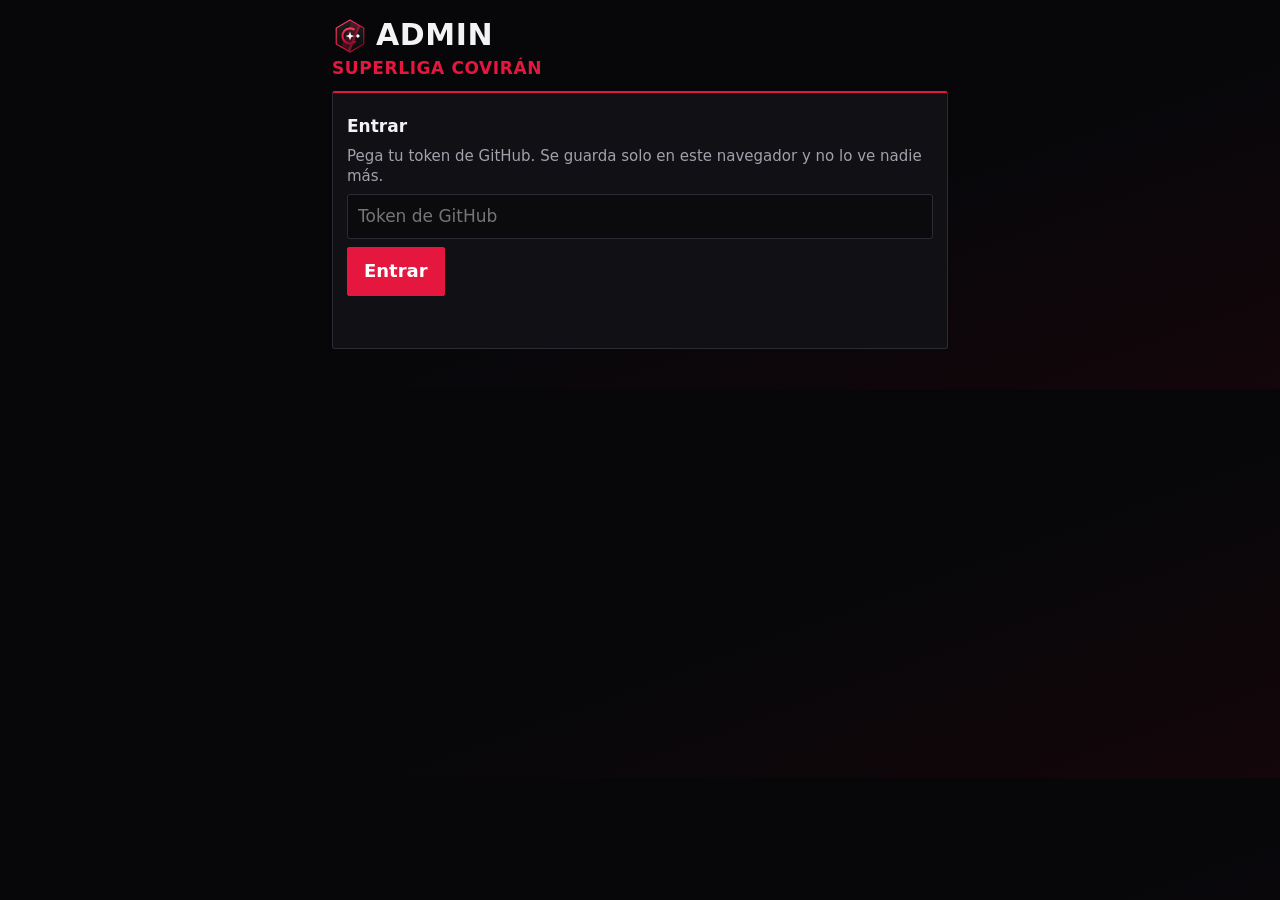
<file: admin.html>
<!DOCTYPE html>
<html lang="es">
<head>
<meta charset="utf-8">
<meta name="viewport" content="width=device-width, initial-scale=1, viewport-fit=cover">
<meta name="robots" content="noindex,nofollow">
<meta name="referrer" content="no-referrer">
<title>Admin · Superliga Covirán</title>
<style>
:root{--bg:#07070a;--panel:#111115;--line:#2b2b33;--text:#f3f3f5;--mute:#a1a1ac;--gold:#e5173f;--on:#ffffff;--win:#37d58a;--loss:#ff7a2f;--field:#0b0b0e;box-sizing:border-box;padding-top:env(safe-area-inset-top,0px);padding-bottom:env(safe-area-inset-bottom,0px)}
*{box-sizing:border-box}
body{margin:0;background:var(--bg);color:var(--text);font-family:"Barlow Condensed","Arial Narrow",system-ui,sans-serif;font-size:17px;line-height:1.35}
main{max-width:640px;margin:0 auto;padding:18px 12px 40px}
h1{margin:0;font-size:30px;line-height:1;font-weight:800}
h1 small{display:block;color:var(--gold);font-size:17px;font-weight:600;margin-top:6px}
.card{background:var(--panel);border:1px solid var(--line);border-radius:10px;margin-top:14px;padding:14px}
input,textarea,select{font:inherit;font-size:17px;background:var(--field);color:var(--text);border:1px solid var(--line);border-radius:8px;padding:10px;width:100%;min-width:0}
textarea{min-height:130px;resize:vertical;font-family:system-ui,sans-serif;font-size:16px}
label{display:block;margin:12px 0 4px;color:var(--mute);font-size:15px}
button{font:inherit;font-weight:800;font-size:18px;background:var(--gold);color:var(--on);border:1px solid var(--gold);border-radius:10px;padding:11px 16px;cursor:pointer}
button.sec{background:transparent;color:var(--mute);border-color:var(--line);font-weight:600;font-size:16px;padding:7px 12px}
button.del{background:transparent;color:var(--loss);border-color:var(--line);font-weight:600;font-size:16px;padding:7px 12px}
button:disabled{opacity:.5;cursor:default}
button:focus-visible,input:focus-visible,textarea:focus-visible,select:focus-visible{outline:3px solid var(--gold);outline-offset:2px}
p{margin:8px 0}.mute{color:var(--mute);font-size:15px}
.top{display:flex;justify-content:space-between;align-items:center;gap:8px}
.tabs{display:flex;gap:6px;margin-top:14px}
.tabs button{flex:1;min-width:0;background:var(--panel);color:var(--mute);border-color:var(--line);font-size:13.5px;padding:9px 1px}
.ck{display:flex;align-items:center;gap:8px;margin:6px 0;color:var(--text);font-size:16px}
.ck input{width:auto}
.tabs button[aria-selected="true"]{background:var(--gold);color:var(--on);border-color:var(--gold)}
@media (max-width:560px){.tabs{flex-wrap:wrap}.tabs button{flex:1 1 30%}}
.chips{display:flex;gap:6px;overflow-x:auto;padding:2px 0 8px;margin-top:14px}
.chips button{flex:0 0 auto;min-width:44px;background:var(--panel);color:var(--text);border-color:var(--line);font-size:17px;padding:8px 10px;position:relative}
.chips button[aria-pressed="true"]{background:var(--gold);color:var(--on);border-color:var(--gold)}
.chips button.done::after{content:"";position:absolute;top:4px;right:4px;width:6px;height:6px;border-radius:50%;background:var(--win)}
.m{display:grid;grid-template-columns:1fr 50px 10px 50px 1fr;gap:6px;align-items:center;padding:12px 0;border-bottom:1px solid var(--line)}
.m .h,.m .a{text-align:center}.m .h b,.m .a b{display:block}.m .h i,.m .a i{display:block;color:var(--mute);font-size:13px;font-style:normal;line-height:1.1}
.m input{text-align:center;font-weight:800;font-size:21px;color:var(--gold);padding:8px 0}
.m>span.d{text-align:center;color:var(--mute)}
.msg{min-height:22px;color:var(--win)}.msg.bad{color:var(--loss)}
.warn{color:var(--gold)}
.li{display:flex;align-items:center;gap:8px;padding:10px 0;border-bottom:1px solid var(--line)}
.li:last-child{border-bottom:0}.li span{flex:1;min-width:0}.li small{display:block;color:var(--mute)}
.row2{display:flex;gap:8px;flex-wrap:wrap;margin-top:12px}
.pv2{width:100%;max-height:260px;object-fit:contain;background:var(--field);border-radius:10px;border:1px solid var(--line);margin-top:8px;display:block}
.sx{grid-column:1/-1;margin-top:-4px}
.sx>button{width:100%;font-size:15px}
.sx>button.ok{color:var(--win);border-color:var(--win)}
.se{margin-top:8px;padding:10px;border:1px solid var(--line);border-radius:10px;background:var(--field)}
.sr{display:grid;grid-template-columns:64px 1fr 64px;gap:6px;align-items:center;margin-top:6px}
.sr span{text-align:center;color:var(--mute);font-size:14px;line-height:1.1}
.sr input{text-align:center;padding:6px 0;font-weight:700}
.sr.h b{text-align:center;font-size:14px;color:var(--gold)}
.u3{display:grid;grid-template-columns:1fr 54px 54px 1fr;gap:6px;align-items:center;margin-top:6px}
.u3:not([data-leg]){grid-template-columns:1fr 30px 1fr}
.u3 input{text-align:center;padding:8px 0;font-weight:800}
details summary{cursor:pointer;padding:4px 0}
.pv3{width:96px;height:62px;object-fit:contain;border:1px solid var(--line);border-radius:8px;background:#fff;display:block;margin-top:8px}
.pv{width:84px;height:84px;border-radius:50%;object-fit:cover;object-position:center 22%;border:2px solid var(--gold);background:var(--field);display:block;margin-top:8px}
.card{border-radius:3px;border-top:2px solid var(--gold)}input,textarea,select{border-radius:3px}button,.tabs button,.chips button{border-radius:2px}h1{text-transform:uppercase;letter-spacing:.02em}body{background:#07070a linear-gradient(160deg,#07070a 60%,#14060a)}</style>
</head>
<body>
<main>
<h1><img src="logo.svg" alt="" style="width:36px;height:36px;vertical-align:-9px;margin-right:8px">Admin<small>Superliga Covirán</small></h1>

<section id="lg" class="card" hidden>
<p><b>Entrar</b></p>
<p class="mute">Pega tu token de GitHub. Se guarda solo en este navegador y no lo ve nadie más.</p>
<input id="tk" type="password" autocomplete="off" placeholder="Token de GitHub" aria-label="Token de GitHub">
<p><button id="go">Entrar</button></p>
<p class="msg bad" id="le" role="alert"></p>
</section>

<section id="ad" hidden>
<div class="top"><span class="mute">Sesión iniciada</span><button class="sec" id="out">Cerrar sesión</button></div>
<div class="tabs" role="tablist">
<button role="tab" id="s1" aria-selected="true">Resultados</button>
<button role="tab" id="s2" aria-selected="false">Crónicas</button>
<button role="tab" id="s4" aria-selected="false">Golazos</button>
<button role="tab" id="s3" aria-selected="false">Jugadores</button>
<button role="tab" id="s5" aria-selected="false">Títulos</button>
<button role="tab" id="s7" aria-selected="false">Champions</button>
<button role="tab" id="s6" aria-selected="false">Inscripciones</button>
</div>

<div id="p1">
<div class="chips" id="chips"></div>
<div class="card">
<p><b id="jt"></b> <span class="mute" id="jv"></span></p>
<div id="jm"></div>
<label for="mvp">⭐ MVP de la jornada (lo votáis en el grupo)</label>
<select id="mvp"></select>
<p class="mute">Deja los dos campos de goles vacíos para borrar un resultado. Las estadísticas de eFootball son opcionales: copia los números de la pantalla final del partido. Ojo: en esa pantalla el equipo de la izquierda no siempre es el local, fíjate en el nombre.</p>
<p class="warn" id="dirty"></p>
<p><button id="pub">Publicar cambios</button> <button class="sec" id="rel">Recargar</button></p>
<p class="msg" id="msg" role="status"></p>
<p class="mute">Tras publicar, la web pública tarda 1 o 2 minutos en mostrar los cambios.</p>
</div>
</div>

<div id="p2" hidden>
<div class="card">
<p><b id="ct">Nueva crónica</b></p>
<label for="cj">Jornada</label>
<select id="cj"></select>
<label for="cti">Título</label>
<input id="cti" maxlength="80" placeholder="Por ejemplo: Demian estrena la liga con victoria">
<label for="ctx">Texto (deja una línea en blanco para separar párrafos)</label>
<textarea id="ctx" maxlength="3000"></textarea>
<label for="cfo">Foto que ilustra la crónica (opcional)</label>
<input id="cfo" type="file" accept="image/*">
<img class="pv2" id="cpv" alt="" hidden>
<p class="mute">Sube solo fotos propias o con permiso de quien aparece. La web es pública.</p>
<button class="sec" id="cquit" type="button" hidden>Quitar foto</button>
<div class="row2"><button id="csave">Publicar crónica</button><button class="sec" id="ccancel" hidden>Cancelar edición</button></div>
<p class="msg" id="cmsg" role="status"></p>
</div>
<div class="card"><p><b>Crónicas publicadas</b></p><div id="clist"></div></div>
</div>

<div id="p4" hidden>
<div class="card">
<p><b>Nuevo golazo</b></p>
<label for="gti">Título</label>
<input id="gti" maxlength="80" placeholder="Por ejemplo: Chilena de Mouad en el último minuto">
<label for="gju">Quién lo marcó</label>
<select id="gju"></select>
<label for="gjo">Jornada</label>
<select id="gjo"></select>
<label for="gtx">Comentario (opcional)</label>
<input id="gtx" maxlength="200">
<label for="gvi">Vídeo del gol (opcional, mejor MP4 y de menos de 25 MB)</label>
<input id="gvi" type="file" accept="video/*">
<label for="gen">O enlace al vídeo (YouTube u otra web, opcional)</label>
<input id="gen" type="url" inputmode="url" placeholder="https://youtu.be/...">
<p class="mute">Graba o guarda la repetición del gol en eFootball. Si el vídeo pesa mucho, súbelo a YouTube como «oculto» y pega aquí el enlace.</p>
<div class="row2"><button id="gsave">Publicar golazo</button></div>
<p class="msg" id="gmsg" role="status"></p>
</div>
<div class="card"><p><b>Golazos publicados</b></p><div id="glist"></div></div>
<div class="card">
<p><b>🏆 Premio Condis</b> <span class="mute">(mejor gol de la temporada)</span></p>
<p class="mute">Marca los golazos nominados y, al acabar la liga, elige al ganador. Si no nominas ninguno, la web enseña todos los golazos como candidatos. Solo puede haber un ganador.</p>
<div id="cdl"></div>
<div class="row2"><button id="cdsave">Guardar Premio Condis</button></div>
<p class="msg" id="cdmsg" role="status"></p>
</div>
</div>

<div id="p3" hidden>
<div class="card">
<label for="pj">Jugador</label>
<select id="pj"></select>
<label for="pap">Apodo (opcional)</label>
<input id="pap" maxlength="40">
<label for="pbio">Presentación</label>
<textarea id="pbio" maxlength="400" style="min-height:100px"></textarea>
<label for="pfo">Foto (opcional)</label>
<input id="pfo" type="file" accept="image/*">
<img class="pv" id="pv" alt="" hidden>
<p class="mute">Sube fotos solo si el jugador está de acuerdo. La web es pública.</p>
<label for="pes">Escudo del equipo (opcional, sustituye al que trae la web)</label>
<input id="pes" type="file" accept="image/*">
<img class="pv3" id="pesv" alt="" hidden>
<p class="mute">Por ejemplo: descarga el escudo de tu equipo (PNG con fondo transparente) y súbelo aquí.</p>
<div class="row2"><button id="psave">Guardar ficha</button><button class="sec" id="pnofoto">Quitar foto</button><button class="sec" id="pnoesc">Quitar escudo</button></div>
<p class="msg" id="pmsg" role="status"></p>
</div>
</div>

<div id="p5" hidden>
<div class="card">
<p><b>🥇 Torneo Lidl nuevo</b></p>
<label for="tdf">Fecha</label>
<input id="tdf" type="date">
<label for="tfo">Formato</label>
<select id="tfo"><option value="4">Torneo de 4 jugadores</option><option value="8">Torneo de 8 jugadores</option></select>
<label for="tca">Campeón</label>
<select id="tca"></select>
<label for="tsu">Subcampeón</label>
<select id="tsu"></select>
<label for="ts1">Semifinalista 1 (opcional)</label>
<select id="ts1"></select>
<label for="ts2">Semifinalista 2 (opcional)</label>
<select id="ts2"></select>
<label>Excampeones que jugaron (al menos uno para que el torneo sea oficial)</label>
<div id="tex"></div>
<label for="tno">Nota (opcional)</label>
<input id="tno" maxlength="120">
<div class="row2"><button id="tsave">Publicar torneo</button></div>
<p class="msg" id="tmsg" role="status"></p>
</div>
<div class="card"><p><b>Torneos Lidl publicados</b></p><div id="tlist"></div></div>
<div class="card">
<p><b>Títulos Lidl anteriores a la web</b></p>
<p class="mute">Torneos que se jugaron antes de tener esta sección. Solo se guardan los títulos de cada uno.</p>
<div id="tbase"></div>
<div class="row2"><button id="tbsave">Guardar títulos anteriores</button></div>
<p class="msg" id="tbmsg" role="status"></p>
</div>
<div class="card">
<p><b>🏁 Cerrar temporada</b></p>
<p class="mute">Guarda en el historial la clasificación final y la Mercadona Champions League de la temporada actual. También guarda una copia completa (resultados, estadísticas, crónicas y golazos) para que se pueda volver a ver entera desde la web. Hazlo solo cuando todo esté jugado. Después puedes empezar la siguiente.</p>
<label for="tsn">Número de temporada</label>
<input id="tsn" type="number" min="1" max="99" inputmode="numeric">
<div id="tsprev" class="mute"></div>
<div class="row2"><button id="tssave">Guardar temporada en el historial</button></div>
<p class="msg" id="tsmsg" role="status"></p>
<div id="tslist"></div>
</div>
<div class="card">
<p><b>🆕 Empezar temporada nueva</b></p>
<p class="mute">Deja a cero los resultados, el MVP, la Champions, las crónicas, los golazos y el Premio Condis para arrancar la siguiente temporada. Solo se puede hacer después de cerrar la temporada actual (así queda guardada en el archivo). Las fichas de los jugadores, las fotos y los títulos no se tocan.</p>
<div class="row2"><button class="del" id="nsgo">Empezar temporada nueva</button></div>
<p class="msg" id="nsmsg" role="status"></p>
</div>
</div>

<div id="p7" hidden>
<div class="card">
<p><b>⭐ Mercadona Champions League</b></p>
<p class="mute">Los 2 primeros pasan directos a semifinales. Eliminatorias de acceso: 3º contra 6º y 4º contra 5º. Semifinales: 1º contra el ganador del 4º-5º y 2º contra el ganador del 3º-6º. Si un cruce acaba en empate, elige quién ganó en los penaltis. Los ganadores pasan solos a la siguiente ronda.</p>
<p><button class="sec" id="ufill" type="button">Rellenar con los 6 primeros de la tabla</button></p>
<div id="ucb"></div>
<p class="warn" id="udirty"></p>
<div class="row2"><button id="upub">Publicar Champions</button></div>
<p class="msg" id="umsg" role="status"></p>
<p class="mute">Las estadísticas de eFootball son opcionales: copia los números de la pantalla final del partido. Tras publicar, la web tarda 1 o 2 minutos en mostrarlo.</p>
</div>
</div>

<div id="p6" hidden>
<div class="card" id="dbl">
<p><b>Base de datos</b></p>
<p class="mute">Entra con el correo y la contraseña del usuario que creaste en Supabase. La sesión se borra al cerrar el navegador.</p>
<p class="msg bad" id="dbcfg" hidden>Falta conectar la base de datos: rellena «supabase» en config.json (mira las instrucciones de supabase.sql).</p>
<label for="dbe">Correo</label>
<input id="dbe" type="email" autocomplete="username">
<label for="dbp">Contraseña</label>
<input id="dbp" type="password" autocomplete="current-password">
<div class="row2"><button id="dbgo">Entrar</button></div>
<p class="msg" id="dbmsg" role="status"></p>
</div>
<div id="dbin" hidden>
<div class="card">
<p><b>Inscripciones</b> <span class="mute" id="icount"></span></p>
<label for="ifil">Mostrar</label>
<select id="ifil"><option value="">Todas</option><option value="pendiente">Pendientes</option><option value="aceptado">Aceptadas</option><option value="rechazado">Rechazadas</option></select>
<div id="ilist"></div>
<div class="row2"><button class="sec" id="irel">Recargar</button><button class="sec" id="icsv">Descargar CSV</button><button class="sec" id="dbout">Salir de la base de datos</button></div>
<p class="msg" id="imsg" role="status"></p>
</div>
<div class="card">
<p><b>🛡️ Moderación</b> <span class="mute" id="mcount"></span></p>
<p class="mute">Lo último que han publicado y comentado los jugadores. Ocultar lo quita de la web pero lo conserva; Borrar lo elimina del todo.</p>
<div id="mlist"></div>
<div class="row2"><button class="sec" id="mrel">Recargar</button></div>
<p class="msg" id="mmsg" role="status"></p>
</div>
<div class="card">
<p><b>👀 Visitas</b> <span class="mute" id="vtot"></span></p>
<p class="mute">Una visita por navegador y día. Últimos 30 días:</p>
<div id="vlist"></div>
</div>
</div>
</div>
</section>
</main>
<script>
var OWNER="eldelvnoche",REPO="Coviran-SuperLeague";
var BASE="https://api.github.com/repos/"+OWNER+"/"+REPO+"/contents/";
var T={dm:{p:"Demian",t:"R. Madrid"},rb:{p:"Reda",t:"Barça"},th:{p:"Taha",t:"Arsenal"},md:{p:"Mouad",t:"Inter Milan"},hs:{p:"Husam",t:"PSG"},zk:{p:"Zaka",t:"AS FAR"},bd:{p:"Badr",t:"Boca Juniors"},ej:{p:"Elouejdi",t:"Japón"},fd:{p:"Fahd",t:"IRT"},hi:{p:"Hicham",t:"España"},ch:{p:"El Niño",t:"Real Betis"}};
var V1=["bd-dm,hs-rb,ej-md,fd-th,hi-zk|ch",
"rb-ch,bd-md,th-hs,ej-zk,hi-fd|dm",
"dm-md,th-ch,bd-zk,hi-hs,ej-fd|rb",
"th-rb,dm-zk,hi-ch,bd-fd,ej-hs|md",
"md-zk,hi-rb,dm-fd,ej-ch,bd-hs|th",
"hi-th,md-fd,ej-rb,dm-hs,bd-ch|zk",
"zk-fd,ej-th,md-hs,bd-rb,dm-ch|hi",
"ej-hi,zk-hs,bd-th,md-ch,dm-rb|fd",
"fd-hs,bd-hi,zk-ch,dm-th,md-rb|ej",
"bd-ej,fd-ch,dm-hi,zk-rb,md-th|hs",
"hs-ch,dm-ej,fd-rb,md-hi,zk-th|bd"];
var J=[];
function parse(s,f){var a=s.split("|");return{rest:a[1],ms:a[0].split(",").map(function(x){var p=x.split("-");return f?[p[1],p[0]]:[p[0],p[1]]})}}
V1.forEach(function(s){J.push(parse(s,false))});V1.forEach(function(s){J.push(parse(s,true))});
function $(i){return document.getElementById(i)}
function esc(t){return String(t==null?"":t).replace(/[&<>"']/g,function(c){return{"&":"&amp;","<":"&lt;",">":"&gt;",'"':"&quot;","'":"&#39;"}[c]})}
function key(j,h,a){return(j+1)+":"+h+":"+a}
function b64(t){return btoa(unescape(encodeURIComponent(t)))}
function unb64(b){return decodeURIComponent(escape(atob(b.replace(/\n/g,""))))}
function say(id,t,bad){var e=$(id);e.textContent=t;e.className=bad?"msg bad":"msg"}
function today(){var d=new Date(),p=function(n){return(n<10?"0":"")+n};return d.getFullYear()+"-"+p(d.getMonth()+1)+"-"+p(d.getDate())}
var tok="";try{tok=localStorage.getItem("sl-token")||""}catch(e){}
function hdr(){return{"Authorization":"Bearer "+tok,"Accept":"application/vnd.github+json"}}
function http(path,method,body){
return fetch(BASE+path,{method:method||"GET",headers:Object.assign({"Content-Type":"application/json"},hdr()),body:body?JSON.stringify(body):undefined,cache:"no-store"})
.then(function(r){return r.json().catch(function(){return{}}).then(function(d){return{ok:r.ok,s:r.status,d:d}})})}
function getF(path,def){
return http(path).then(function(x){
if(x.s===404)return{sha:"",data:def};
if(x.s===401||x.s===403)throw new Error("auth");
if(!x.ok)throw new Error("http "+x.s);
return{sha:x.d.sha,data:JSON.parse(unb64(x.d.content))}})}
function putF(path,content,sha,msg){var b={message:msg,content:content};if(sha)b.sha=sha;return http(path,"PUT",b)}
function why(x){
if(x.s===409||x.s===422)return"El archivo ha cambiado desde que lo cargaste. Recarga e inténtalo otra vez.";
if(x.s===401||x.s===403||x.s===404)return"El token no tiene permiso para escribir en el repositorio.";
return"No se pudo publicar (error "+x.s+")."}
function view(logged){$("lg").hidden=logged;$("ad").hidden=!logged}
function panel(n){[1,2,3,4,5,6,7].forEach(function(i){$("p"+i).hidden=n!==i;$("s"+i).setAttribute("aria-selected",n===i)});if(n===5)prevTs();if(n===6)dbStart()}
[1,2,3,4,5,6,7].forEach(function(i){$("s"+i).addEventListener("click",function(){panel(i)})});

/* Resultados */
var sha="",R={},SS={},MV={},UC={},cur=0,dirty=false;
var SK=[["pos","Posesión %"],["tir","Tiros"],["tpu","Tiros a puerta"],["fal","Faltas"],["fdj","Fueras de juego"],["cor","Córners"],["tli","Tiros libres"],["pas","Pases"],["pac","Pases completados"],["cen","Centros"],["int","Intercepciones"],["ent","Entradas"],["par","Paradas"]];
function stEd(k,h,a){var d=SS[k]||{l:{},v:{}};
return '<div class="sr h"><b>'+T[h].t+'</b><span></span><b>'+T[a].t+'</b></div>'+SK.map(function(q){
function inp(sd){var v=d[sd]&&d[sd][q[0]]!=null?d[sd][q[0]]:"";return '<input type="number" min="0" max="999" inputmode="numeric" data-s="'+sd+'|'+q[0]+'" value="'+v+'" aria-label="'+q[1]+' '+T[sd==="l"?h:a].t+'">'}
return '<div class="sr">'+inp("l")+'<span>'+q[1]+'</span>'+inp("v")+'</div>'}).join("")+'<p><button class="del" type="button" data-clr="'+k+'">Borrar estadísticas</button></p>'}
function stLbl(k){return SS[k]?"✓ Estadísticas de eFootball apuntadas":"+ Añadir estadísticas de eFootball"}
function setDirty(v){dirty=v;$("dirty").textContent=$("udirty").textContent=v?"Tienes cambios sin publicar.":""}
function doneJ(j){return J[j].ms.every(function(m){return R[key(j,m[0],m[1])]})}
function chips(){$("chips").innerHTML=J.map(function(_,j){return '<button data-j="'+j+'" aria-pressed="'+(j===cur)+'" class="'+(doneJ(j)?"done":"")+'" aria-label="Jornada '+(j+1)+'">'+(j+1)+'</button>'}).join("")}
function side(id,c){return '<span class="'+c+'"><b>'+T[id].t+'</b><i>'+T[id].p+'</i></span>'}
function render(){
$("jt").textContent="Jornada "+(cur+1);$("jv").textContent=cur<11?"· Primera vuelta":"· Segunda vuelta";
var r=J[cur];
$("jm").innerHTML=r.ms.map(function(m){var k=key(cur,m[0],m[1]),v=R[k]||["",""];
return '<div class="m" data-k="'+k+'">'+side(m[0],"h")+'<input type="number" min="0" max="99" inputmode="numeric" value="'+v[0]+'" aria-label="Goles '+T[m[0]].t+'"><span class="d">-</span><input type="number" min="0" max="99" inputmode="numeric" value="'+v[1]+'" aria-label="Goles '+T[m[1]].t+'">'+side(m[1],"a")+
'<div class="sx"><button class="sec'+(SS[k]?" ok":"")+'" type="button" data-tg="'+k+'">'+stLbl(k)+'</button><div class="se" data-se="'+k+'" hidden>'+stEd(k,m[0],m[1])+'</div></div></div>'}).join("")+
(r.rest?'<p class="mute">Descansa: '+T[r.rest].t+' ('+T[r.rest].p+')</p>':'');
var ids=[];r.ms.forEach(function(m){ids.push(m[0],m[1])});
$("mvp").innerHTML='<option value="">Sin MVP</option>'+ids.map(function(i){return '<option value="'+i+'"'+(MV[cur+1]===i?" selected":"")+'>'+T[i].p+' ('+T[i].t+')</option>'}).join("");
chips();renderUC()}
function loadR(){
say("msg","Cargando...");
return getF("resultados.json",{resultados:[]}).then(function(x){
sha=x.sha;R={};SS={};(x.data.resultados||[]).forEach(function(y){var kk=key(y.j-1,y.local,y.visitante);R[kk]=[+y.gl,+y.gv];if(y.st&&y.st.l&&y.st.v)SS[kk]=y.st});
MV=x.data.mvp&&typeof x.data.mvp==="object"?x.data.mvp:{};UC=x.data.champions&&typeof x.data.champions==="object"?x.data.champions:{};
for(var q=0;q<J.length;q++){if(!doneJ(q)){cur=q;break}}
setDirty(false);render();say("msg","")})}
$("rel").addEventListener("click",function(){
if(dirty&&!window.confirm("Se perderán los cambios sin publicar. ¿Recargar?"))return;
loadR().catch(function(){say("msg","No se pudo recargar.",true)})});
$("chips").addEventListener("click",function(e){var j=e.target.getAttribute("data-j");if(j===null)return;cur=+j;render()});
$("jm").addEventListener("click",function(e){
var tg=e.target.getAttribute("data-tg"),cl=e.target.getAttribute("data-clr");
if(tg){var se=document.querySelector('[data-se="'+tg+'"]');se.hidden=!se.hidden}
if(cl){if(!window.confirm("¿Borrar las estadísticas de este partido?"))return;delete SS[cl];var bx=document.querySelector('[data-se="'+cl+'"]');bx.querySelectorAll("input").forEach(function(i){i.value=""});var b2=document.querySelector('[data-tg="'+cl+'"]');b2.textContent=stLbl(cl);b2.className="sec";setDirty(true)}});
$("jm").addEventListener("input",function(e){
var ds=e.target.getAttribute("data-s");if(!ds)return;
var box=e.target.closest(".se"),k=box.getAttribute("data-se"),d={l:{},v:{}},any=false;
box.querySelectorAll("input[data-s]").forEach(function(i){var p=i.getAttribute("data-s").split("|");if(i.value!==""){d[p[0]][p[1]]=Math.max(0,parseInt(i.value,10)||0);any=true}});
if(any)SS[k]=d;else delete SS[k];
var b=document.querySelector('[data-tg="'+k+'"]');b.textContent=stLbl(k);b.className="sec"+(SS[k]?" ok":"");setDirty(true)});
$("mvp").addEventListener("change",function(){var v=this.value;if(v)MV[cur+1]=v;else delete MV[cur+1];setDirty(true)});
$("jm").addEventListener("change",function(e){
if(e.target.getAttribute("data-s"))return;
var row=e.target.parentNode,k=row.getAttribute("data-k");if(!k)return;
var i=row.querySelectorAll("input"),a=i[0].value,b=i[1].value;
if(a===""&&b===""){delete R[k]}
else if(a===""||b===""){say("msg","Escribe los goles de los dos equipos.",true);return}
else{R[k]=[Math.max(0,parseInt(a,10)||0),Math.max(0,parseInt(b,10)||0)]}
say("msg","");setDirty(true);chips()});
/* liga y Champions van en el mismo resultados.json: los dos botones publican todo junto */
function publicar(btn,msgId,commit){
var list=[];
var lost=0;
J.forEach(function(r,j){r.ms.forEach(function(m){var kk=key(j,m[0],m[1]),v=R[kk];if(v){var o={j:j+1,local:m[0],visitante:m[1],gl:v[0],gv:v[1]};if(SS[kk])o.st=SS[kk];list.push(o)}else if(SS[kk])lost++})});
if(lost&&!window.confirm("Hay estadísticas en partidos sin resultado y no se guardarán. ¿Publicar igualmente?"))return;
var txt=JSON.stringify({actualizado:today(),resultados:list,mvp:MV,champions:UC},null,2)+"\n";
var b=$(btn);b.disabled=true;say(msgId,"Publicando...");
putF("resultados.json",b64(txt),sha,commit).then(function(x){
b.disabled=false;
if(x.ok){sha=x.d.content.sha;setDirty(false);say(msgId,"Publicado. La web lo mostrará en 1 o 2 minutos.")}
else say(msgId,why(x),true)}).catch(function(){b.disabled=false;say(msgId,"No se pudo publicar. Comprueba la conexión.",true)})}
$("pub").addEventListener("click",function(){publicar("pub","msg","Actualizar resultados")});
$("upub").addEventListener("click",function(){publicar("upub","umsg","Actualizar Champions")});

/* Mercadona Champions League: cada cruce es de ida y vuelta.
   resultados.json > champions[cruce] = {a, b, i:[goles a, goles b], v:[goles a, goles b], fi, fv, si, sv, pen}
   (los goles siempre van en el orden a-b, juegue donde juegue; la ida es en casa de "a" y la vuelta en casa de "b") */
var UK=[["po1","Eliminatoria de acceso 1 (3º contra 6º)"],["po2","Eliminatoria de acceso 2 (4º contra 5º)"],["sf1","Semifinal 1 (1º contra ganador 4º-5º)"],["sf2","Semifinal 2 (2º contra ganador 3º-6º)"],["final","Final"]];
function standings(){var S={};Object.keys(T).forEach(function(i){S[i]={id:i,pts:0,gf:0,gc:0}});
Object.keys(R).forEach(function(kk){var p=kk.split(":"),v=R[kk],H=S[p[1]],A=S[p[2]];if(!H||!A)return;H.gf+=v[0];H.gc+=v[1];A.gf+=v[1];A.gc+=v[0];if(v[0]>v[1])H.pts+=3;else if(v[1]>v[0])A.pts+=3;else{H.pts++;A.pts++}});
return Object.keys(S).map(function(i){return S[i]}).sort(function(a,b){return b.pts-a.pts||(b.gf-b.gc)-(a.gf-a.gc)||b.gf-a.gf||T[a.id].t.localeCompare(T[b.id].t)}).map(function(r){return r.id})}
function ug(t){if(!t||!Array.isArray(t.i)||!Array.isArray(t.v))return null;return[t.i[0]+t.v[0],t.i[1]+t.v[1]]}
function uwin(t){var g=ug(t);if(!g||!t.a||!t.b)return"";if(g[0]>g[1])return t.a;if(g[1]>g[0])return t.b;return t.pen||""}
function opts(sel){return '<option value="">Elegir equipo</option>'+Object.keys(T).map(function(i){return '<option value="'+i+'"'+(sel===i?" selected":"")+'>'+T[i].t+' ('+T[i].p+')</option>'}).join("")}
var LEGS=[["i","Ida"],["v","Vuelta"]];
function renderUC(){
$("ucb").innerHTML=UK.map(function(u){var t=UC[u[0]]||{},g=ug(t);
var h='<p style="margin-top:18px"><b>'+u[1]+'</b></p><div class="u3" data-u="'+u[0]+'"><select data-f="a">'+opts(t.a)+'</select><span class="mute" style="text-align:center">vs</span><select data-f="b">'+opts(t.b)+'</select></div>';
LEGS.forEach(function(L){var s=t[L[0]]||["",""],home=L[0]==="i"?t.a:t.b;
h+='<label>'+L[1]+(T[home]?' · juega en casa '+esc(T[home].t):'')+'</label><div class="u3" data-u="'+u[0]+'" data-leg="'+L[0]+'"><span class="mute">'+(T[t.a]?esc(T[t.a].t):"A")+'</span><input type="number" min="0" max="99" inputmode="numeric" data-f="g0" value="'+s[0]+'" aria-label="Goles '+L[1]+' equipo A"><input type="number" min="0" max="99" inputmode="numeric" data-f="g1" value="'+s[1]+'" aria-label="Goles '+L[1]+' equipo B"><span class="mute">'+(T[t.b]?esc(T[t.b].t):"B")+'</span></div>'+
'<input type="date" data-u="'+u[0]+'" data-f="f'+L[0]+'" value="'+esc(t["f"+L[0]]||"")+'" aria-label="Fecha '+L[1]+'">'+
(T[t.a]&&T[t.b]?'<div class="sx"><button class="sec'+(t["s"+L[0]]?" ok":"")+'" type="button" data-utg="'+u[0]+'|'+L[0]+'">'+(t["s"+L[0]]?"✓ Estadísticas de la "+L[1].toLowerCase()+" apuntadas":"+ Estadísticas de la "+L[1].toLowerCase()+" (eFootball)")+'</button><div class="se" data-use="'+u[0]+'|'+L[0]+'" hidden>'+ucSt(u[0],L[0],t)+'</div></div>':'')});
if(g)h+='<p class="mute" style="margin:8px 0 0"><b>Global: '+g[0]+' - '+g[1]+'</b>'+(g[0]===g[1]?' · empate, se decide en los penaltis':'')+'</p>';
if(g&&g[0]===g[1])h+='<label>Ganador en los penaltis</label><select data-u="'+u[0]+'" data-f="pen"><option value="">Elegir</option>'+[t.a,t.b].filter(function(x){return T[x]}).map(function(i){return '<option value="'+i+'"'+(t.pen===i?" selected":"")+'>'+T[i].t+'</option>'}).join("")+'</select>';
return h}).join("")}
/* editor de estadísticas de un partido (mismo formato que los partidos de liga) */
function ucSt(u,lg,t){var d=t["s"+lg]||{l:{},v:{}};
return '<div class="sr h"><b>'+T[t.a].t+'</b><span></span><b>'+T[t.b].t+'</b></div>'+SK.map(function(q){
function inp(sd){var v=d[sd]&&d[sd][q[0]]!=null?d[sd][q[0]]:"";return '<input type="number" min="0" max="999" inputmode="numeric" data-ust="'+u+'|'+lg+'|'+sd+'|'+q[0]+'" value="'+v+'" aria-label="'+q[1]+' '+T[sd==="l"?t.a:t.b].t+'">'}
return '<div class="sr">'+inp("l")+'<span>'+q[1]+'</span>'+inp("v")+'</div>'}).join("")}
function readUC(u){var old=UC[u]||{},t={},top=document.querySelector('.u3[data-u="'+u+'"]:not([data-leg])');
t.a=top.querySelector('[data-f="a"]').value;t.b=top.querySelector('[data-f="b"]').value;
LEGS.forEach(function(L){var box=document.querySelector('.u3[data-u="'+u+'"][data-leg="'+L[0]+'"]');
var a=box.querySelector('[data-f="g0"]').value,b=box.querySelector('[data-f="g1"]').value;
if(a!==""&&b!=="")t[L[0]]=[Math.max(0,parseInt(a,10)||0),Math.max(0,parseInt(b,10)||0)];
var fe=document.querySelector('input[data-u="'+u+'"][data-f="f'+L[0]+'"]');if(fe&&fe.value)t["f"+L[0]]=fe.value;
/* las estadísticas solo valen mientras no cambien los equipos */
if(old["s"+L[0]]&&old.a===t.a&&old.b===t.b)t["s"+L[0]]=old["s"+L[0]]});
var pe=document.querySelector('select[data-u="'+u+'"][data-f="pen"]');
var g=ug(t);if(pe&&pe.value&&(pe.value===t.a||pe.value===t.b)&&g&&g[0]===g[1])t.pen=pe.value;
if(!t.a&&!t.b&&!t.i&&!t.v)delete UC[u];else UC[u]=t}
$("ucb").addEventListener("click",function(e){var u=e.target.getAttribute("data-utg");if(!u)return;var se=document.querySelector('[data-use="'+u+'"]');se.hidden=!se.hidden});
$("ucb").addEventListener("input",function(e){var ds=e.target.getAttribute("data-ust");if(!ds)return;
var p0=ds.split("|"),u=p0[0],lg=p0[1],t=UC[u];if(!t)return;var d={l:{},v:{}},any=false;
document.querySelectorAll('[data-ust^="'+u+'|'+lg+'|"]').forEach(function(i){var p=i.getAttribute("data-ust").split("|");if(i.value!==""){d[p[2]][p[3]]=Math.max(0,parseInt(i.value,10)||0);any=true}});
if(any)t["s"+lg]=d;else delete t["s"+lg];
var b=document.querySelector('[data-utg="'+u+'|'+lg+'"]'),nm=lg==="i"?"ida":"vuelta";b.textContent=t["s"+lg]?"✓ Estadísticas de la "+nm+" apuntadas":"+ Estadísticas de la "+nm+" (eFootball)";b.className="sec"+(t["s"+lg]?" ok":"");setDirty(true)});
$("ucb").addEventListener("change",function(e){
if(e.target.getAttribute("data-ust"))return;
var box=e.target.closest("[data-u]");if(!box)return;var u=box.getAttribute("data-u");
readUC(u);cascadeUC();renderUC();setDirty(true)});
/* Los ganadores pasan solos a la siguiente ronda */
function cascadeUC(){
var w1=uwin(UC.po1),w2=uwin(UC.po2);
if(w2)UC.sf1=Object.assign({},UC.sf1,{b:w2});
if(w1)UC.sf2=Object.assign({},UC.sf2,{b:w1});
var s1=uwin(UC.sf1),s2=uwin(UC.sf2);
if(s1)UC.final=Object.assign({},UC.final,{a:s1});
if(s2)UC.final=Object.assign({},UC.final,{b:s2})}
$("ufill").addEventListener("click",function(){
var q=standings();
UC.po1=Object.assign({},UC.po1,{a:q[2],b:q[5]});UC.po2=Object.assign({},UC.po2,{a:q[3],b:q[4]});
UC.sf1=Object.assign({},UC.sf1,{a:q[0]});UC.sf2=Object.assign({},UC.sf2,{a:q[1]});
cascadeUC();renderUC();setDirty(true)});

/* Golazos */
var GL=[],CDD={ganador:null,nominados:[]};
(function(){var h='<option value="0">Sin jornada</option>';for(var i=1;i<=22;i++)h+='<option value="'+i+'">Jornada '+i+'</option>';$("gjo").innerHTML=h;
$("gju").innerHTML=Object.keys(T).map(function(i){return '<option value="'+i+'">'+T[i].p+' - '+T[i].t+'</option>'}).join("")})();
function listG(){
var L=GL.slice().sort(function(a,b){return(+b.id||0)-(+a.id||0)});
$("glist").innerHTML=L.map(function(g){return '<div class="li"><span>'+esc(g.titulo)+'<small>'+(T[g.jugador]?T[g.jugador].p+", ":"")+(g.jornada?"Jornada "+(+g.jornada)+", ":"")+esc(fmtd(g.fecha))+(g.video?", con vídeo":g.enlace?", con enlace":"")+'</small></span><button class="del" data-gd="'+(+g.id)+'">Borrar</button></div>'}).join("")||'<p class="mute">Aún no hay golazos.</p>';renderCD()}
function loadGL(){return getF("goles.json",{goles:[]}).then(function(x){GL=x.data.goles||[];return getF("condis.json",{ganador:null,nominados:[]})}).then(function(x){CDD=x.data&&typeof x.data==="object"?x.data:CDD;listG()})}
function renderCD(){
var nom=(CDD.nominados||[]).map(String),win=CDD.ganador!=null?String(CDD.ganador):"";
var L=GL.slice().sort(function(a,b){return(+b.id||0)-(+a.id||0)});
$("cdl").innerHTML=L.map(function(g){var id=String(g.id),v=id===win?"g":nom.indexOf(id)>=0?"n":"";
return '<div class="li"><span>'+esc(g.titulo)+'<small>'+(T[g.jugador]?T[g.jugador].p:"")+'</small></span><select data-cd="'+(+g.id)+'" style="width:auto;flex:none;max-width:150px" aria-label="Premio Condis: '+esc(g.titulo)+'"><option value=""'+(v===""?" selected":"")+'>Sin nominar</option><option value="n"'+(v==="n"?" selected":"")+'>Nominado</option><option value="g"'+(v==="g"?" selected":"")+'>🏆 Ganador</option></select></div>'}).join("")||'<p class="mute">Aún no hay golazos que nominar.</p>'}
$("cdl").addEventListener("change",function(e){
if(e.target.getAttribute("data-cd")===null||e.target.value!=="g")return;
Array.prototype.forEach.call($("cdl").querySelectorAll("select[data-cd]"),function(o){if(o!==e.target&&o.value==="g")o.value="n"})});
$("cdsave").addEventListener("click",function(){
var nom=[],win=null;
Array.prototype.forEach.call($("cdl").querySelectorAll("select[data-cd]"),function(o){var id=+o.getAttribute("data-cd");if(o.value==="n"||o.value==="g")nom.push(id);if(o.value==="g")win=id});
var b=$("cdsave");b.disabled=true;say("cdmsg","Guardando...");
getF("condis.json",{ganador:null,nominados:[]}).then(function(x){
return putF("condis.json",b64(JSON.stringify({ganador:win,nominados:nom},null,2)+"\n"),x.sha,"Premio Condis").then(function(r){
b.disabled=false;if(r.ok){CDD={ganador:win,nominados:nom};say("cdmsg","Guardado. La web lo mostrará en 1 o 2 minutos.")}else say("cdmsg",why(r),true)})})
.catch(function(){b.disabled=false;say("cdmsg","No se pudo guardar. Comprueba la conexión.",true)})});
function fileB64(f){return new Promise(function(res,rej){var fr=new FileReader();fr.onload=function(){res(String(fr.result).split(",")[1])};fr.onerror=rej;fr.readAsDataURL(f)})}
$("glist").addEventListener("click",function(e){
var id=e.target.getAttribute("data-gd");if(id===null)return;
if(!window.confirm("¿Borrar este golazo?"))return;
say("gmsg","Borrando...");
getF("goles.json",{goles:[]}).then(function(x){
var gone=(x.data.goles||[]).filter(function(g){return String(g.id)===id})[0];
var L=(x.data.goles||[]).filter(function(g){return String(g.id)!==id});
return putF("goles.json",b64(JSON.stringify({goles:L},null,2)+"\n"),x.sha,"Borrar golazo").then(function(r){
if(!r.ok){say("gmsg",why(r),true);return}
GL=L;listG();say("gmsg","Golazo borrado.");
if(gone&&/^fotos\/goles\/[A-Za-z0-9_.-]+(\?v=\d+)?$/.test(gone.video||"")){var fp=gone.video.split("?")[0];http(fp).then(function(q){if(q.ok)http(fp,"DELETE",{message:"Borrar vídeo de golazo",sha:q.d.sha})})}})}).catch(function(){say("gmsg","No se pudo borrar.",true)})});
$("gsave").addEventListener("click",function(){
var ti=$("gti").value.trim(),en=$("gen").value.trim(),f=$("gvi").files[0];
if(!ti){say("gmsg","Escribe un título.",true);return}
if(en&&!/^https:\/\/[^\s"'<>]+$/.test(en)){say("gmsg","El enlace debe empezar por https://",true);return}
if(!f&&!en){say("gmsg","Sube un vídeo o pega un enlace.",true);return}
if(f&&f.size>25*1024*1024){say("gmsg","El vídeo pesa más de 25 MB. Súbelo a YouTube y pega el enlace.",true);return}
var id=Date.now(),b=$("gsave"),vp="";b.disabled=true;say("gmsg",f?"Subiendo vídeo (puede tardar un poco)...":"Publicando...");
var step=Promise.resolve();
if(f){var ext=((f.name||"").match(/\.(mp4|m4v|webm|mov)$/i)||[0,"mp4"])[1].toLowerCase();var fp="fotos/goles/gol-"+id+"."+ext;
step=fileB64(f).then(function(data){return putF(fp,data,"","Vídeo de golazo").then(function(r){if(!r.ok)throw new Error("video "+r.s);vp=fp})})}
step.then(function(){return getF("goles.json",{goles:[]})}).then(function(x){
var L=x.data.goles||[];L.push({id:id,fecha:today(),jornada:parseInt($("gjo").value,10)||0,jugador:$("gju").value,titulo:ti,texto:$("gtx").value.trim(),video:vp,enlace:en});
return putF("goles.json",b64(JSON.stringify({goles:L},null,2)+"\n"),x.sha,"Golazo: "+ti).then(function(r){
b.disabled=false;
if(r.ok){GL=L;listG();$("gti").value="";$("gtx").value="";$("gen").value="";$("gvi").value="";say("gmsg","Publicado. La web lo mostrará en 1 o 2 minutos.")}else say("gmsg",why(r),true)})})
.catch(function(){b.disabled=false;say("gmsg","No se pudo publicar. Si el vídeo es grande, prueba con un enlace de YouTube.",true)})});

/* Crónicas */
var PO=[],editId=null,cfoto="",cquit=false,FOK=/^fotos\/[A-Za-z0-9_.-]+(\?v=\d+)?$/;
(function(){var h='<option value="0">Sin jornada</option>';for(var i=1;i<=22;i++)h+='<option value="'+i+'">Jornada '+i+'</option>';$("cj").innerHTML=h})();
function fmtd(f){var p=(f||"").split("-");return p.length===3?p[2]+"/"+p[1]+"/"+p[0]:""}
function listPosts(){
var L=PO.slice().sort(function(a,b){return(+b.id||0)-(+a.id||0)});
$("clist").innerHTML=L.map(function(p){
return '<div class="li"><span>'+esc(p.titulo)+'<small>'+(p.jornada?"Jornada "+(+p.jornada)+", ":"")+esc(fmtd(p.fecha))+(p.foto?", con foto":"")+'</small></span><button class="sec" data-e="'+(+p.id)+'">Editar</button><button class="del" data-d="'+(+p.id)+'">Borrar</button></div>'}).join("")||'<p class="mute">Aún no hay crónicas.</p>'}
function loadP(){return getF("cronicas.json",{cronicas:[]}).then(function(x){PO=x.data.cronicas||[];listPosts()})}
function showCp(src){var v=$("cpv");if(src){v.src=src;v.hidden=false;$("cquit").hidden=false}else{v.hidden=true;$("cquit").hidden=true}}
function resetForm(){editId=null;cfoto="";cquit=false;$("ct").textContent="Nueva crónica";$("cti").value="";$("ctx").value="";$("cj").value="0";$("cfo").value="";showCp("");$("ccancel").hidden=true;$("csave").textContent="Publicar crónica"}
$("ccancel").addEventListener("click",function(){resetForm();say("cmsg","")});
$("cfo").addEventListener("change",function(){var f=this.files[0];if(f){cquit=false;showCp(URL.createObjectURL(f))}});
$("cquit").addEventListener("click",function(){cquit=true;$("cfo").value="";showCp("")});
$("clist").addEventListener("click",function(e){
var ed=e.target.getAttribute("data-e"),dl=e.target.getAttribute("data-d");
if(ed!==null){var p=PO.filter(function(x){return String(x.id)===ed})[0];if(!p)return;
resetForm();editId=p.id;cfoto=p.foto||"";$("ct").textContent="Editar crónica";$("cti").value=p.titulo||"";$("ctx").value=p.texto||"";$("cj").value=String(p.jornada||0);$("ccancel").hidden=false;$("csave").textContent="Guardar cambios";showCp(FOK.test(cfoto)?cfoto:"");window.scrollTo(0,0)}
if(dl!==null){
if(!window.confirm("¿Borrar esta crónica?"))return;
var gone=PO.filter(function(p){return String(p.id)===dl})[0];
say("cmsg","Borrando...");
getF("cronicas.json",{cronicas:[]}).then(function(x){
var L=(x.data.cronicas||[]).filter(function(p){return String(p.id)!==dl});
return putF("cronicas.json",b64(JSON.stringify({cronicas:L},null,2)+"\n"),x.sha,"Borrar crónica").then(function(r){
if(r.ok){PO=L;listPosts();if(String(editId)===dl)resetForm();say("cmsg","Crónica borrada.");
if(gone&&FOK.test(gone.foto||"")){var fp=gone.foto.split("?")[0];http(fp).then(function(q){if(q.ok)http(fp,"DELETE",{message:"Borrar foto de crónica",sha:q.d.sha})})}}
else say("cmsg",why(r),true)})}).catch(function(){say("cmsg","No se pudo borrar.",true)})}});
$("csave").addEventListener("click",function(){
var ti=$("cti").value.trim(),tx=$("ctx").value.trim();
if(!ti||!tx){say("cmsg","Escribe el título y el texto.",true);return}
var f=$("cfo").files[0],pid=editId!==null?editId:Date.now(),b=$("csave"),nf=null;
b.disabled=true;say("cmsg","Publicando...");
var step=Promise.resolve();
if(f){var fp="fotos/cronica-"+pid+".jpg";
step=resize(f,900).then(function(data){return http(fp).then(function(x){
return putF(fp,data,x.ok?x.d.sha:"","Foto de crónica").then(function(r){
if(!r.ok)throw new Error("foto "+r.s);nf=fp+"?v="+Date.now()})})})}
step.then(function(){return getF("cronicas.json",{cronicas:[]})}).then(function(x){
var L=x.data.cronicas||[],jn=parseInt($("cj").value,10)||0;
if(editId!==null){L=L.map(function(p){if(String(p.id)!==String(editId))return p;
var fo=nf!==null?nf:(cquit?"":(p.foto||""));
return{id:p.id,fecha:p.fecha,jornada:jn,titulo:ti,texto:tx,foto:fo}})}
else{L.push({id:pid,fecha:today(),jornada:jn,titulo:ti,texto:tx,foto:nf||""})}
return putF("cronicas.json",b64(JSON.stringify({cronicas:L},null,2)+"\n"),x.sha,"Crónica: "+ti).then(function(r){
b.disabled=false;
if(r.ok){PO=L;listPosts();resetForm();say("cmsg","Publicada. La web la mostrará en 1 o 2 minutos.")}else say("cmsg",why(r),true)})}).catch(function(){b.disabled=false;say("cmsg","No se pudo publicar. Revisa la foto y la conexión.",true)})});

/* Jugadores */
var JG={};
$("pj").innerHTML=Object.keys(T).map(function(i){return '<option value="'+i+'">'+T[i].p+' - '+T[i].t+'</option>'}).join("");
function fillP(){
var d=JG[$("pj").value]||{};
$("pap").value=d.apodo||"";$("pbio").value=d.bio||"";$("pfo").value="";
var pv=$("pv");if(/^fotos\/[A-Za-z0-9_.-]+(\?v=\d+)?$/.test(d.foto||"")){pv.src=d.foto;pv.hidden=false}else{pv.hidden=true}
var ev=$("pesv");$("pes").value="";if(/^fotos\/[A-Za-z0-9_.-]+(\?v=\d+)?$/.test(d.escudo||"")){ev.src=d.escudo;ev.hidden=false}else{ev.hidden=true}
say("pmsg","")}
function loadG(){return getF("jugadores.json",{}).then(function(x){JG=x.data||{};fillP()})}
$("pj").addEventListener("change",fillP);
$("pes").addEventListener("change",function(){var f=this.files[0];if(f){$("pesv").src=URL.createObjectURL(f);$("pesv").hidden=false}});
$("pnoesc").addEventListener("click",function(){
if(!window.confirm("¿Quitar el escudo subido y volver al de la web?"))return;
say("pmsg","Guardando...");
saveG($("pj").value,{escudo:""},"Escudo quitado.").catch(function(){say("pmsg","No se pudo guardar.",true)})});
$("pfo").addEventListener("change",function(){var f=this.files[0];if(f){$("pv").src=URL.createObjectURL(f);$("pv").hidden=false}});
function resize(file,mx,png){return new Promise(function(res,rej){
var fr=new FileReader();
fr.onload=function(){var im=new Image();
im.onload=function(){var m=mx||480,s=Math.min(1,m/Math.max(im.width,im.height)),c=document.createElement("canvas");
c.width=Math.round(im.width*s);c.height=Math.round(im.height*s);
c.getContext("2d").drawImage(im,0,0,c.width,c.height);
res((png?c.toDataURL("image/png"):c.toDataURL("image/jpeg",.85)).split(",")[1])};
im.onerror=rej;im.src=fr.result};
fr.onerror=rej;fr.readAsDataURL(file)})}
function saveG(id,patch,okMsg){
return getF("jugadores.json",{}).then(function(x){
var all=x.data||{},d=all[id]||{apodo:"",bio:"",foto:"",escudo:""};
Object.keys(patch).forEach(function(k){d[k]=patch[k]});all[id]=d;
return putF("jugadores.json",b64(JSON.stringify(all,null,2)+"\n"),x.sha,"Ficha de "+T[id].p).then(function(r){
if(r.ok){JG=all;fillP();say("pmsg",okMsg)}else say("pmsg",why(r),true)})})}
$("psave").addEventListener("click",function(){
var id=$("pj").value,f=$("pfo").files[0],b=$("psave");
var patch={apodo:$("pap").value.trim(),bio:$("pbio").value.trim()};
b.disabled=true;say("pmsg","Guardando...");
var step=Promise.resolve();
if(f){step=resize(f).then(function(data){
return http("fotos/"+id+".jpg").then(function(x){
return putF("fotos/"+id+".jpg",data,x.ok?x.d.sha:"","Foto de "+T[id].p).then(function(r){
if(!r.ok)throw new Error("foto "+r.s);
patch.foto="fotos/"+id+".jpg?v="+Date.now()})})})}
var fe=$("pes").files[0];
if(fe){step=step.then(function(){return resize(fe,256,true)}).then(function(data){var ep="fotos/escudo-"+id+".png";
return http(ep).then(function(x){return putF(ep,data,x.ok?x.d.sha:"","Escudo de "+T[id].t).then(function(r){if(!r.ok)throw new Error("escudo "+r.s);patch.escudo=ep+"?v="+Date.now()})})})}
step.then(function(){return saveG(id,patch,"Guardado. La web lo mostrará en 1 o 2 minutos.")})
.then(function(){b.disabled=false}).catch(function(){b.disabled=false;say("pmsg","No se pudo guardar. Revisa la foto y la conexión.",true)})});
$("pnofoto").addEventListener("click",function(){
if(!window.confirm("¿Quitar la foto de este jugador?"))return;
say("pmsg","Guardando...");
saveG($("pj").value,{foto:""},"Foto quitada.").catch(function(){say("pmsg","No se pudo guardar.",true)})});

/* Títulos */
var DEFT={lidl:{base:{bd:10,th:7,hs:5,md:4,zk:2},torneos:[]},temporadas:[]},TIT=normT(null);
function normT(d){d=d&&typeof d==="object"?d:{};var b=d.lidl&&d.lidl.base&&typeof d.lidl.base==="object"?d.lidl.base:{bd:10,th:7,hs:5,md:4,zk:2};
return{lidl:{base:b,torneos:Array.isArray(d.lidl&&d.lidl.torneos)?d.lidl.torneos:[]},temporadas:Array.isArray(d.temporadas)?d.temporadas:[]}}
function tOpts(first){return '<option value="">'+first+'</option>'+Object.keys(T).map(function(i){return '<option value="'+i+'">'+T[i].p+' - '+T[i].t+'</option>'}).join("")}
function exIds(){var s={};Object.keys(TIT.lidl.base).forEach(function(i){if(+TIT.lidl.base[i]>0)s[i]=1});TIT.lidl.torneos.forEach(function(x){if(x.campeon)s[x.campeon]=1});return Object.keys(s).filter(function(i){return T[i]})}
function fillTSel(){
$("tca").innerHTML=tOpts("Elegir");$("tsu").innerHTML=tOpts("Elegir");$("ts1").innerHTML=tOpts("Ninguno");$("ts2").innerHTML=tOpts("Ninguno");
$("tex").innerHTML=exIds().map(function(i){return '<label class="ck"><input type="checkbox" value="'+i+'">'+T[i].p+' - '+T[i].t+'</label>'}).join("")||'<p class="mute">Aún no hay excampeones.</p>';
if(!$("tdf").value)$("tdf").value=today()}
function renderTit(){
var tor=TIT.lidl.torneos.slice().sort(function(a,b){return(+b.id||0)-(+a.id||0)});
$("tlist").innerHTML=tor.map(function(x){return '<div class="li"><span>'+esc(T[x.campeon]?T[x.campeon].p:"?")+' campeón<small>'+esc(fmtd(x.fecha))+(x.formato?", torneo de "+(+x.formato):"")+'</small></span><button class="del" data-td="'+(+x.id)+'">Borrar</button></div>'}).join("")||'<p class="mute">Aún no hay torneos publicados.</p>';
$("tbase").innerHTML=Object.keys(T).map(function(i){return '<div class="li"><span>'+T[i].p+'<small>'+T[i].t+'</small></span><input type="number" min="0" max="999" inputmode="numeric" data-b="'+i+'" value="'+(+TIT.lidl.base[i]||0)+'" style="width:80px;text-align:center" aria-label="Títulos Lidl anteriores de '+T[i].p+'"></div>'}).join("");
var mx=0;TIT.temporadas.forEach(function(x){mx=Math.max(mx,+x.n||0)});
if(!$("tsn").value)$("tsn").value=String(mx+1);
$("tslist").innerHTML=TIT.temporadas.slice().sort(function(a,b){return(+b.n||0)-(+a.n||0)}).map(function(x){var o=(x.liga&&x.liga.orden)||[];return '<div class="li"><span>Temporada '+esc(x.n)+'<small>Campeón: '+esc(T[o[0]]?T[o[0]].p+" ("+T[o[0]].t+")":"?")+(x.champions&&T[x.champions.campeon]?", Champions: "+esc(T[x.champions.campeon].p):"")+'</small></span><button class="del" data-ts="'+(+x.n)+'">Borrar</button></div>'}).join("")}
function loadT(){return getF("titulos.json",null).then(function(x){TIT=normT(x.data);$("tdf").value="";$("tsn").value="";fillTSel();renderTit()})}
function saveT(d,msgId,okMsg,commit){
return getF("titulos.json",null).then(function(x){var cur=normT(x.data);var nd=d(cur);
return putF("titulos.json",b64(JSON.stringify(nd,null,2)+"\n"),x.sha,commit).then(function(r){
if(r.ok){TIT=nd;renderTit();say(msgId,okMsg);return true}say(msgId,why(r),true);return false})})}
$("tsave").addEventListener("click",function(){
var ca=$("tca").value,su=$("tsu").value,s1=$("ts1").value,s2=$("ts2").value,fo=+$("tfo").value,fe=$("tdf").value||today();
var ex=Array.prototype.map.call($("tex").querySelectorAll("input:checked"),function(i){return i.value});
if(!ca||!su){say("tmsg","Elige campeón y subcampeón.",true);return}
var ids=[ca,su,s1,s2].filter(Boolean),seen={},dup=false;ids.forEach(function(i){if(seen[i])dup=true;seen[i]=1});
if(dup){say("tmsg","Un jugador no puede salir dos veces en el mismo torneo.",true);return}
if(!ex.length&&!window.confirm("No has marcado ningún excampeón: según las reglas, el torneo no sería oficial. ¿Publicarlo igualmente?"))return;
var b=$("tsave");b.disabled=true;say("tmsg","Publicando...");
saveT(function(d){d.lidl.torneos.push({id:Date.now(),fecha:fe,formato:fo,campeon:ca,subcampeon:su,semis:[s1,s2].filter(Boolean),excampeones:ex,nota:$("tno").value.trim()});return d},"tmsg","Publicado. La web lo mostrará en 1 o 2 minutos.","Torneo Lidl")
.then(function(ok){b.disabled=false;if(ok){$("tno").value="";fillTSel()}}).catch(function(){b.disabled=false;say("tmsg","No se pudo publicar. Comprueba la conexión.",true)})});
$("tlist").addEventListener("click",function(e){
var id=e.target.getAttribute("data-td");if(id===null)return;
if(!window.confirm("¿Borrar este torneo?"))return;
say("tmsg","Borrando...");
saveT(function(d){d.lidl.torneos=d.lidl.torneos.filter(function(x){return String(x.id)!==id});return d},"tmsg","Torneo borrado.","Borrar torneo Lidl").then(function(){fillTSel()}).catch(function(){say("tmsg","No se pudo borrar.",true)})});
$("tbsave").addEventListener("click",function(){
var base={};Array.prototype.forEach.call($("tbase").querySelectorAll("input[data-b]"),function(i){var v=Math.max(0,parseInt(i.value,10)||0);if(v)base[i.getAttribute("data-b")]=v});
var b=$("tbsave");b.disabled=true;say("tbmsg","Guardando...");
saveT(function(d){d.lidl.base=base;return d},"tbmsg","Guardado. La web lo mostrará en 1 o 2 minutos.","Títulos Lidl anteriores").then(function(){b.disabled=false;fillTSel()}).catch(function(){b.disabled=false;say("tbmsg","No se pudo guardar.",true)})});
function champOf(){
var f=UC.final,ch=uwin(f);if(!ch)return null;
function lo(t){var w=uwin(t);return w?(w===t.a?t.b:t.a):null}
return{campeon:ch,sub:ch===f.a?f.b:f.a,semis:[lo(UC.sf1),lo(UC.sf2)].filter(Boolean),acceso:[lo(UC.po1),lo(UC.po2)].filter(Boolean)}}
function prevTs(){
var np=Object.keys(R).length,tot=J.reduce(function(s,r){return s+r.ms.length},0);
if(!np){$("tsprev").innerHTML='<p>Todavía no hay resultados cargados.</p>';return}
var o=standings(),c=champOf();
$("tsprev").innerHTML='<p>Partidos con resultado: <b>'+np+' de '+tot+'</b>.</p><p>Clasificación final: '+o.slice(0,3).map(function(i,k){return(k+1)+"º "+T[i].p+" ("+T[i].t+")"}).join(", ")+'.</p><p>Mercadona Champions League: '+(c?'campeón <b>'+T[c.campeon].p+' ('+T[c.campeon].t+')</b>.':'sin campeón registrado todavía.')+'</p>'}
$("tssave").addEventListener("click",function(){
var np=Object.keys(R).length,tot=J.reduce(function(s,r){return s+r.ms.length},0),n=parseInt($("tsn").value,10)||0;
if(!np){say("tsmsg","No hay resultados que guardar.",true);return}
if(n<1){say("tsmsg","Escribe el número de temporada.",true);return}
if(dirty&&!window.confirm("Tienes cambios de resultados sin publicar y no se incluirán. ¿Guardar la temporada igualmente?"))return;
if(np<tot&&!window.confirm("La liga no está terminada ("+np+" de "+tot+" partidos). ¿Guardar igualmente?"))return;
if(!champOf()&&!window.confirm("La Mercadona Champions League no tiene campeón. ¿Guardar la temporada sin ella?"))return;
var ord=standings(),ch=champOf(),b=$("tssave"),arch="temporadas/t"+n+".json";b.disabled=true;say("tsmsg","Guardando el archivo de la temporada...");
guardarArchivo(n,arch).then(function(){say("tsmsg","Guardando en el historial...");
return saveT(function(d){d.temporadas=d.temporadas.filter(function(x){return+x.n!==n});d.temporadas.push({n:n,fecha:today(),partidos:np,liga:{orden:ord},champions:ch,archivo:arch});return d},"tsmsg","Temporada guardada en el historial y en el archivo. La web lo mostrará en 1 o 2 minutos.","Cerrar temporada "+n)})
.then(function(){b.disabled=false;$("tsn").value="";renderTit()}).catch(function(e){b.disabled=false;say("tsmsg",e&&e.message&&e.message!=="auth"?e.message:"No se pudo guardar.",true)})});
/* copia completa de la temporada (lo publicado en el repositorio) para verla entera desde la web */
function guardarArchivo(n,path){
return Promise.all([getF("resultados.json",{resultados:[]}),getF("cronicas.json",{cronicas:[]}),getF("goles.json",{goles:[]}),getF("condis.json",{ganador:null,nominados:[]}),getF(path,null)]).then(function(x){
var d={n:n,fecha:today(),equipos:T,calendario:V1,resultados:x[0].data,cronicas:(x[1].data&&x[1].data.cronicas)||[],goles:(x[2].data&&x[2].data.goles)||[],condis:x[3].data};
return putF(path,b64(JSON.stringify(d,null,2)+"\n"),x[4].sha,"Archivo de la temporada "+n).then(function(r){if(!r.ok)throw new Error(why(r))})})}
$("nsgo").addEventListener("click",function(){
var np=Object.keys(R).length,last=TIT.temporadas.slice().sort(function(a,c){return(+c.n||0)-(+a.n||0)})[0];
if(!np){say("nsmsg","La temporada actual ya está vacía.",true);return}
if(!(last&&last.archivo&&+last.partidos===np)){say("nsmsg","Antes cierra la temporada actual con «Guardar temporada en el historial» (arriba).",true);return}
if(dirty){say("nsmsg","Tienes resultados sin publicar. Publícalos o recarga antes.",true);return}
var nx=+last.n+1;
if(!window.confirm("Se quitarán de la web los resultados, crónicas y golazos de la temporada "+last.n+" (quedan guardados en el archivo). ¿Empezar la temporada "+nx+"?"))return;
var b=$("nsgo"),F=[["resultados.json",{actualizado:today(),resultados:[],mvp:{},champions:{}}],["cronicas.json",{cronicas:[]}],["goles.json",{goles:[]}],["condis.json",{ganador:null,nominados:[]}]];
b.disabled=true;say("nsmsg","Preparando la temporada "+nx+"...");
F.reduce(function(p,f){return p.then(function(){return getF(f[0],null).then(function(x){
return putF(f[0],b64(JSON.stringify(f[1],null,2)+"\n"),x.sha,"Empezar temporada "+nx+": "+f[0]).then(function(r){if(!r.ok)throw new Error(why(r))})})})},Promise.resolve())
.then(function(){b.disabled=false;say("nsmsg","¡Temporada "+nx+" lista! La web lo mostrará en 1 o 2 minutos.");loadR().catch(function(){});loadP().catch(function(){});loadGL().catch(function(){})})
.catch(function(e){b.disabled=false;say("nsmsg",(e&&e.message)||"No se pudo completar. Recarga y revisa.",true)})});

/* Inscripciones y visitas (base de datos en Supabase) */
var CFG=null,dbt="",INS=[];try{dbt=sessionStorage.getItem("sl-db")||""}catch(e){}
function dbCfg(){var s=CFG&&CFG.supabase||{};return/^https:\/\/\S+$/.test(s.url||"")&&String(s.anonKey||"").length>20?s:null}
function dbReq(path,method,body){var s=dbCfg(),h={"apikey":s.anonKey,"Content-Type":"application/json","Authorization":"Bearer "+dbt};if(method==="PATCH"||method==="DELETE")h.Prefer="return=minimal";
return fetch(s.url.replace(/\/+$/,"")+path,{method:method||"GET",headers:h,body:body?JSON.stringify(body):undefined,cache:"no-store"}).then(function(r){
if(r.status===401){dbLogout();throw new Error("La sesión ha caducado: vuelve a entrar.")}
if(!r.ok)throw new Error("La base de datos ha dado error "+r.status+".");return r.status===204?null:r.json()})}
function dbStart(){
(CFG?Promise.resolve():fetch("config.json?v="+Date.now(),{cache:"no-store"}).then(function(r){return r.json()}).then(function(d){CFG=d||{}})).then(function(){
var ok=!!dbCfg();$("dbcfg").hidden=ok;$("dbgo").disabled=!ok;
if(ok&&dbt){$("dbl").hidden=true;$("dbin").hidden=false;loadIns();loadMod()}else{$("dbl").hidden=false;$("dbin").hidden=true}}).catch(function(){$("dbcfg").hidden=false;$("dbgo").disabled=true})}
$("dbgo").addEventListener("click",function(){var s=dbCfg();if(!s)return;var e=$("dbe").value.trim(),p=$("dbp").value;
if(!e||!p){say("dbmsg","Escribe el correo y la contraseña.",true);return}
var b=$("dbgo");b.disabled=true;say("dbmsg","Entrando...");
fetch(s.url.replace(/\/+$/,"")+"/auth/v1/token?grant_type=password",{method:"POST",headers:{"apikey":s.anonKey,"Content-Type":"application/json"},body:JSON.stringify({email:e,password:p})})
.then(function(r){return r.json().catch(function(){return{}}).then(function(d){if(!r.ok||!d.access_token)throw new Error("Correo o contraseña incorrectos.");return d})})
.then(function(d){dbt=d.access_token;try{sessionStorage.setItem("sl-db",dbt)}catch(x){}$("dbp").value="";say("dbmsg","");b.disabled=false;dbStart()})
.catch(function(er){b.disabled=false;say("dbmsg",er.message||"No se pudo entrar.",true)})});
function dbLogout(){dbt="";try{sessionStorage.removeItem("sl-db")}catch(e){}$("dbl").hidden=false;$("dbin").hidden=true}
$("dbout").addEventListener("click",dbLogout);
function fmtts(t){var d=new Date(t);return isNaN(d)?"":d.toLocaleString("es-ES",{day:"numeric",month:"short",hour:"2-digit",minute:"2-digit"})}
var EST={pendiente:"⏳ Pendiente",aceptado:"✅ Aceptado",rechazado:"❌ Rechazado"};
function renderIns(){var f=$("ifil").value,L=INS.filter(function(x){return!f||x.estado===f}),np=INS.filter(function(x){return x.estado==="pendiente"}).length;
$("icount").textContent="("+INS.length+" en total, "+np+" pendiente"+(np===1?"":"s")+")";
$("ilist").innerHTML=L.map(function(x){return '<div class="li" style="display:block"><span><b>'+esc(x.nombre)+'</b> · '+esc(x.usuario)+'<small>'+esc(fmtts(x.creado))+(x.equipo?' · Quiere llevar: '+esc(x.equipo):'')+'</small><small>📱 '+esc(x.contacto)+'</small>'+(x.mensaje?'<small>💬 '+esc(x.mensaje)+'</small>':'')+'</span>'+
'<div class="row2" style="margin-top:8px"><select data-ie="'+(+x.id)+'" aria-label="Estado de '+esc(x.nombre)+'">'+Object.keys(EST).map(function(q){return '<option value="'+q+'"'+(x.estado===q?" selected":"")+'>'+EST[q]+'</option>'}).join("")+'</select><button class="del" data-idel="'+(+x.id)+'">Borrar</button></div></div>'}).join("")||'<p class="mute">No hay inscripciones'+(f?' con ese estado':'')+'.</p>'}
function loadIns(){say("imsg","Cargando...");
return Promise.all([dbReq("/rest/v1/inscripciones?select=*&order=creado.desc"),dbReq("/rest/v1/visitas?select=dia,n&order=dia.desc&limit=30"),dbReq("/rest/v1/rpc/total_visitas","POST",{})])
.then(function(r){INS=r[0]||[];renderIns();
var V=r[1]||[],mx=V.reduce(function(m,x){return Math.max(m,x.n)},1);$("vtot").textContent="("+(+r[2]||0).toLocaleString("es-ES")+" en total)";
$("vlist").innerHTML=V.map(function(x){return '<div class="li"><span>'+esc(fmtd(x.dia))+'</span><span style="flex:1;margin:0 10px;height:8px;background:rgba(229,23,63,.2)"><i style="display:block;height:100%;width:'+(x.n/mx*100)+'%;background:#e5173f"></i></span><b>'+(+x.n)+'</b></div>'}).join("")||'<p class="mute">Aún no hay visitas.</p>';say("imsg","")})
.catch(function(e){say("imsg",e.message,true)})}
$("irel").addEventListener("click",function(){loadIns()});
/* moderación de la comunidad */
var MOD=[];
function loadMod(){say("mmsg","Cargando...");
return Promise.all([dbReq("/rest/v1/publicaciones?select=id,creado,autor,titulo,texto,foto,video,oculto&order=creado.desc&limit=40"),dbReq("/rest/v1/comentarios?select=id,creado,autor,ref,texto,foto,video,oculto&order=creado.desc&limit=60")])
.then(function(r){MOD=(r[0]||[]).map(function(x){x.k="publicaciones";return x}).concat((r[1]||[]).map(function(x){x.k="comentarios";return x}));
MOD.sort(function(a,b){return String(b.creado).localeCompare(String(a.creado))});
$("mcount").textContent="("+MOD.length+")";say("mmsg","");
$("mlist").innerHTML=MOD.map(function(x){var nm=T[x.autor]?T[x.autor].p:x.autor;
return '<div class="li" style="display:block;opacity:'+(x.oculto?.5:1)+'"><span><b>'+(x.k==="publicaciones"?"Crónica":"Comentario")+'</b> · '+esc(nm)+' · '+esc(String(x.creado).slice(0,16).replace("T"," "))+(x.oculto?" · OCULTO":"")+(x.foto?" · 📷 foto":"")+(x.video?" · 🎥 vídeo":"")+'<small>'+esc(x.titulo?x.titulo+" — ":"")+esc(String(x.texto).slice(0,140))+'</small></span><span class="row2"><button class="sec" data-mo="'+x.k+'|'+(+x.id)+'|'+(x.oculto?"0":"1")+'">'+(x.oculto?"Mostrar":"Ocultar")+'</button><button class="sec" data-mb="'+x.k+'|'+(+x.id)+'">Borrar</button></span></div>'}).join("")||'<p class="mute">Todavía no hay nada de la comunidad.</p>'})
.catch(function(e){say("mmsg",e.message+" (¿has ejecutado la parte FASE 3 de supabase.sql?)",true)})}
$("mrel").addEventListener("click",loadMod);
$("mlist").addEventListener("click",function(e){var o=e.target.getAttribute("data-mo"),d=e.target.getAttribute("data-mb");
if(o){var p=o.split("|");dbReq("/rest/v1/"+p[0]+"?id=eq."+(+p[1]),"PATCH",{oculto:p[2]==="1"}).then(loadMod).catch(function(er){say("mmsg",er.message,true)})}
else if(d){if(!window.confirm("¿Borrar esto del todo?"))return;var q=d.split("|");dbReq("/rest/v1/"+q[0]+"?id=eq."+(+q[1]),"DELETE").then(loadMod).catch(function(er){say("mmsg",er.message,true)})}});
$("ifil").addEventListener("change",renderIns);
$("ilist").addEventListener("change",function(e){var id=e.target.getAttribute("data-ie");if(!id)return;var v=e.target.value;say("imsg","Guardando...");
dbReq("/rest/v1/inscripciones?id=eq."+(+id),"PATCH",{estado:v}).then(function(){INS.forEach(function(x){if(+x.id===+id)x.estado=v});renderIns();say("imsg","Guardado.")}).catch(function(er){say("imsg",er.message,true)})});
$("ilist").addEventListener("click",function(e){var id=e.target.getAttribute("data-idel");if(!id)return;if(!window.confirm("¿Borrar esta inscripción?"))return;
dbReq("/rest/v1/inscripciones?id=eq."+(+id),"DELETE").then(function(){INS=INS.filter(function(x){return+x.id!==+id});renderIns();say("imsg","Borrada.")}).catch(function(er){say("imsg",er.message,true)})});
$("icsv").addEventListener("click",function(){var cols=["creado","nombre","usuario","equipo","contacto","mensaje","estado"];
function q(v){v=v==null?"":String(v);if(/^[=+\-@]/.test(v))v="'"+v;return '"'+v.replace(/"/g,'""')+'"'}
var csv="﻿"+cols.join(";")+"\n"+INS.map(function(x){return cols.map(function(c){return q(x[c])}).join(";")}).join("\n");
var a=document.createElement("a");a.href=URL.createObjectURL(new Blob([csv],{type:"text/csv;charset=utf-8"}));a.download="inscripciones.csv";document.body.appendChild(a);a.click();a.remove()});
$("tslist").addEventListener("click",function(e){
var n=e.target.getAttribute("data-ts");if(n===null)return;
if(!window.confirm("¿Borrar la temporada "+n+" del historial?"))return;
saveT(function(d){d.temporadas=d.temporadas.filter(function(x){return String(x.n)!==n});return d},"tsmsg","Temporada borrada.","Borrar temporada "+n).then(function(){$("tsn").value="";renderTit()}).catch(function(){say("tsmsg","No se pudo borrar.",true)})});

/* Acceso */
function enter(){
view(true);panel(1);say("msg","Cargando...");
fetch("https://api.github.com/repos/"+OWNER+"/"+REPO,{headers:hdr(),cache:"no-store"}).then(function(r){
if(!r.ok){var e=new Error("auth");throw e}
loadR().catch(function(){say("msg","No se pudo cargar. Comprueba la conexión y pulsa Recargar.",true)});
loadP().catch(function(){say("cmsg","No se pudieron cargar las crónicas.",true)});
loadG().catch(function(){say("pmsg","No se pudieron cargar las fichas.",true)});
loadGL().catch(function(){say("gmsg","No se pudieron cargar los golazos.",true)});
loadT().catch(function(){say("tmsg","No se pudieron cargar los títulos.",true)})
}).catch(function(e){
if(e.message==="auth"){try{localStorage.removeItem("sl-token")}catch(x){}tok="";view(false);$("le").textContent="El token no vale o no tiene acceso al repositorio. Revisa que sea el correcto y que tenga permiso de Contents: Read and write."}
else{say("msg","No se pudo conectar. Comprueba la conexión.",true)}})}
$("go").addEventListener("click",function(){
var t=$("tk").value.trim();if(!t){$("le").textContent="Pega el token.";return}
tok=t;$("le").textContent="";try{localStorage.setItem("sl-token",tok)}catch(e){}enter()});
$("out").addEventListener("click",function(){
if(dirty&&!window.confirm("Tienes cambios sin publicar. ¿Cerrar sesión igualmente?"))return;
try{localStorage.removeItem("sl-token")}catch(e){}tok="";$("tk").value="";view(false)});
if(tok){enter()}else{view(false)}
</script>
</body>
</html>
</file>
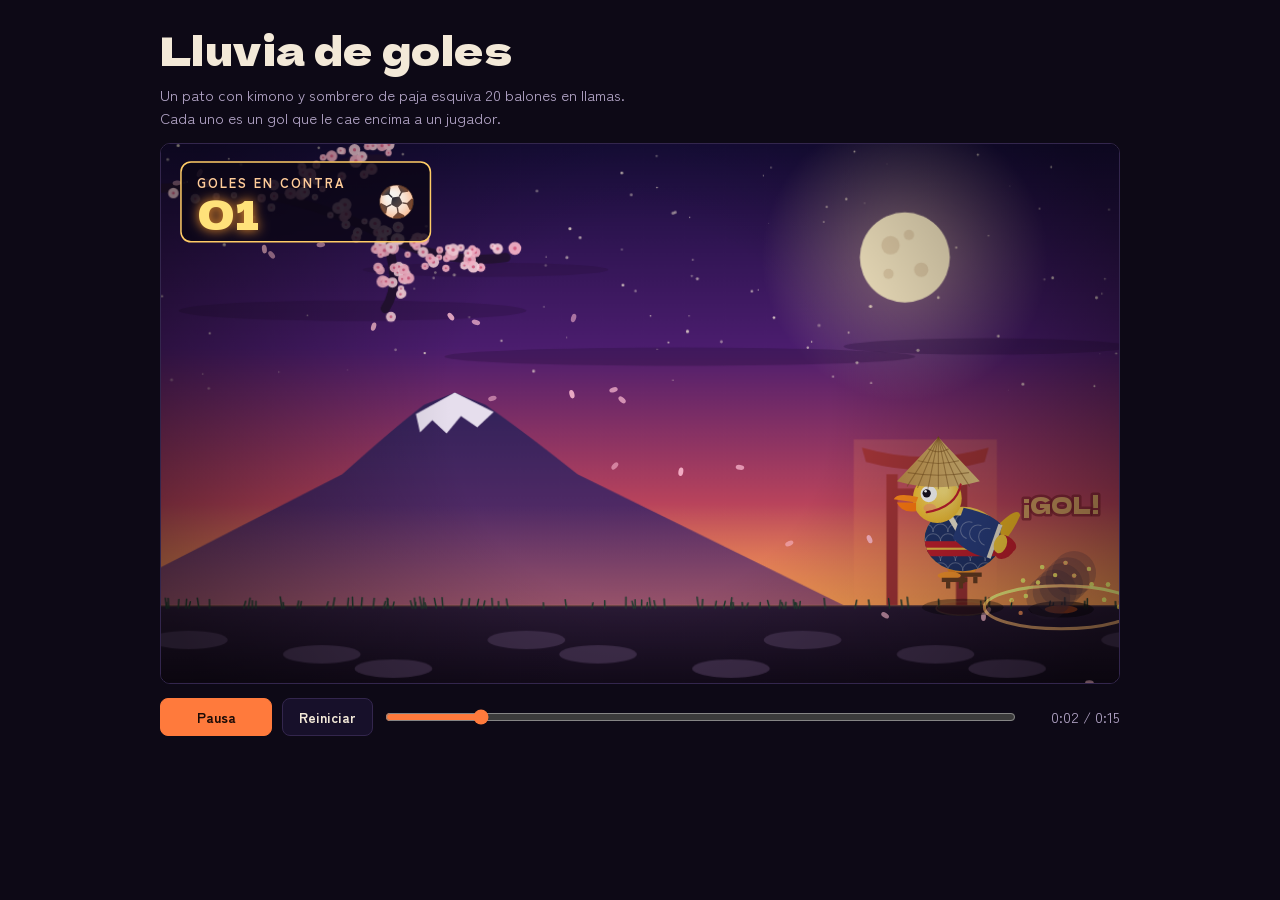
<file: videos/lluvia-de-goles.html>
<!doctype html><html><head><meta charset=utf8><meta name=viewport content="width=device-width,initial-scale=1,viewport-fit=cover"><style>:root{color-scheme:light;box-sizing:border-box;padding-top:env(safe-area-inset-top,0px);padding-bottom:env(safe-area-inset-bottom,0px)}html{scroll-padding-top:env(safe-area-inset-top,0px)}body{margin:0;padding:0;font:14px -apple-system,BlinkMacSystemFont,sans-serif;background:#fff;color:#000}img{max-width:100%}[hidden]:not([hidden=until-found i]){display:none!important}</style></head><body>
<title>Lluvia de goles</title>
<link rel="stylesheet" href="https://fonts.googleapis.com/css2?family=Dela+Gothic+One&family=Zen+Kaku+Gothic+New:wght@500;700&display=swap">
<style>
  /* Layout: una sola pantalla de cine nocturno centrada, con la barra de controles justo debajo. */
  :root {
    --bg: #0d0916;
    --panel: #17102a;
    --line: #33264d;
    --fg: #f3e9d8;
    --muted: #b5a7c9;
    --fire: #ff7a3c;
    --gold: #ffd23f;
    --display: 'Dela Gothic One', Impact, 'Arial Black', sans-serif;
    --body: 'Zen Kaku Gothic New', 'Hiragino Sans', system-ui, sans-serif;
    color-scheme: dark;
  }
  body {
    background: var(--bg);
    color: var(--fg);
    font-family: var(--body);
    font-size: 15px;
    line-height: 1.5;
    padding-block: 28px;
    padding-inline: 16px;
  }
  .wrap { max-width: 960px; margin-inline: auto; display: grid; gap: 14px; }
  h1 {
    margin: 0;
    font: 400 clamp(26px, 5vw, 40px)/1.05 var(--display);
    letter-spacing: 0.01em;
    text-wrap: balance;
  }
  .lede { margin: 0; color: var(--muted); max-width: 62ch; }
  .stage {
    border: 1px solid var(--line);
    border-radius: 10px;
    overflow: hidden;
    background: #000;
  }
  canvas { display: block; width: 100%; height: auto; aspect-ratio: 16 / 9; }
  .controls { display: flex; flex-wrap: wrap; align-items: center; gap: 10px; }
  button {
    font: 700 14px/1 var(--body);
    color: var(--fg);
    background: var(--panel);
    border: 1px solid var(--line);
    border-radius: 8px;
    padding: 11px 16px;
    cursor: pointer;
  }
  button:hover { border-color: var(--fire); }
  button:focus-visible, input[type="range"]:focus-visible { outline: 2px solid var(--gold); outline-offset: 3px; }
  #play { min-width: 112px; background: var(--fire); border-color: var(--fire); color: #1a0a06; }
  #seek { flex: 1 1 200px; min-width: 0; accent-color: var(--fire); }
  #clock { font-variant-numeric: tabular-nums; color: var(--muted); min-width: 92px; text-align: right; }
  /* Modo incrustado (dentro de una crónica): solo escenario y controles. */
  body.embed { padding: 0; background: var(--bg); }
  body.embed h1, body.embed .lede { display: none; }
  body.embed .wrap { max-width: none; gap: 8px; }
  body.embed button { padding: 9px 12px; }
  body.embed #play { min-width: 0; }
  body.embed #seek { flex: 1 1 80px; }
  body.embed #clock { min-width: 0; font-size: 13px; }
  @media (max-width: 460px) { body.embed #clock { display: none; } }
</style>

<main class="wrap">
  <h1>Lluvia de goles</h1>
  <p class="lede">Un pato con kimono y sombrero de paja esquiva 20 balones en llamas. Cada uno es un gol que le cae encima a un jugador.</p>
  <div class="stage">
    <canvas id="stage" role="img" aria-label="Un pato vestido con kimono corre de un lado a otro y salta para esquivar balones de fútbol en llamas que caen del cielo; un marcador cuenta los goles en contra."></canvas>
  </div>
  <div class="controls">
    <button id="play" type="button">Pausa</button>
    <button id="restart" type="button">Reiniciar</button>
    <input id="seek" type="range" min="0" max="1500" step="1" value="0" aria-label="Posición del vídeo">
    <span id="clock">0:00 / 0:15</span>
  </div>
</main>

<script>
(function () {
  'use strict';
  var EMB = false;
  try { EMB = window.self !== window.top; } catch (e) { EMB = true; }
  if (EMB) document.body.classList.add('embed');
  var W = 960, H = 540, GY = 458, S = 1.05, T = 15, R = 22;
  var canvas = document.getElementById('stage');
  var ctx = canvas.getContext('2d');
  var bg = document.createElement('canvas');
  var bgx = bg.getContext('2d');
  var scale = 1;

  var DISPLAY = '"Dela Gothic One", Impact, "Arial Black", sans-serif';
  var BODY = '"Zen Kaku Gothic New", "Hiragino Sans", system-ui, sans-serif';

  /* ---------- helpers ---------- */
  function rng(seed) {
    return function () {
      seed |= 0; seed = seed + 0x6D2B79F5 | 0;
      var t = Math.imul(seed ^ seed >>> 15, 1 | seed);
      t = t + Math.imul(t ^ t >>> 7, 61 | t) ^ t;
      return ((t ^ t >>> 14) >>> 0) / 4294967296;
    };
  }
  function clamp(v, a, b) { return Math.max(a, Math.min(b, v)); }
  function lerp(a, b, t) { return a + (b - a) * t; }
  function rr(c, x, y, w, h, r) {
    c.beginPath();
    c.moveTo(x + r, y);
    c.arcTo(x + w, y, x + w, y + h, r);
    c.arcTo(x + w, y + h, x, y + h, r);
    c.arcTo(x, y + h, x, y, r);
    c.arcTo(x, y, x + w, y, r);
    c.closePath();
  }
  function poly(c, cx, cy, r, rot, n) {
    c.beginPath();
    for (var k = 0; k < n; k++) {
      var a = rot + k * 2 * Math.PI / n;
      var px = cx + Math.cos(a) * r, py = cy + Math.sin(a) * r;
      if (k) c.lineTo(px, py); else c.moveTo(px, py);
    }
    c.closePath();
  }
  function qpt(p0, p1, p2, t) {
    var u = 1 - t;
    return [u * u * p0[0] + 2 * u * t * p1[0] + t * t * p2[0], u * u * p0[1] + 2 * u * t * p1[1] + t * t * p2[1]];
  }

  /* ---------- guion: 20 goles ---------- */
  var TL = [1.9, 2.8, 3.6, 4.3, 5.0, 5.6, 6.2, 6.75, 7.25, 7.7, 8.1, 8.5, 8.85, 9.2, 9.5, 9.8, 10.05, 10.3, 10.5, 10.7];
  function duckX(t) { return W * 0.5 + Math.sin(t * 0.9) * W * 0.28 + Math.sin(t * 0.37 + 1) * W * 0.07; }

  var balls = TL.map(function (tl, i) {
    var vx = duckX(tl + 0.02) - duckX(tl - 0.02);
    var sg = vx >= 0 ? 1 : -1;
    var behind = ((i * 3) % 10) < 7;
    var gap = 80 + ((i * 37) % 5) * 10;
    var land = clamp(duckX(tl) + (behind ? -sg : sg) * gap, 50, 910);
    var dir = i % 2 ? 1 : -1;
    return {
      tl: tl,
      dur: lerp(1.25, 0.8, i / (TL.length - 1)),
      land: land,
      sx: land + dir * (260 + ((i * 53) % 3) * 50),
      sy: -70,
      rot0: i * 1.3
    };
  });
  function ballPos(b, p) {
    var e = 0.35 * p + 0.65 * p * p;
    return [lerp(b.sx, b.land, e), lerp(b.sy, GY - R, e)];
  }

  /* ---------- fondo (se pinta una vez) ---------- */
  function buildBg() {
    bg.width = canvas.width; bg.height = canvas.height;
    var c = bgx, g, i, r;
    c.setTransform(scale, 0, 0, scale, 0, 0);
    c.clearRect(0, 0, W, H);

    g = c.createLinearGradient(0, 0, 0, GY);
    g.addColorStop(0, '#150d38'); g.addColorStop(0.45, '#4b1d6e');
    g.addColorStop(0.78, '#b8435c'); g.addColorStop(1, '#f59a52');
    c.fillStyle = g; c.fillRect(0, 0, W, H);

    r = rng(7);
    for (i = 0; i < 110; i++) {
      c.fillStyle = 'rgba(255,244,220,' + (0.3 + r() * 0.6).toFixed(2) + ')';
      c.beginPath(); c.arc(r() * W, r() * GY * 0.55, r() * 1.3 + 0.3, 0, 6.2832); c.fill();
    }

    g = c.createRadialGradient(740, 118, 10, 740, 118, 140);
    g.addColorStop(0, 'rgba(255,225,170,0.4)'); g.addColorStop(1, 'rgba(255,225,170,0)');
    c.fillStyle = g; c.fillRect(580, 0, 320, 280);
    c.fillStyle = '#f8e9c4'; c.beginPath(); c.arc(740, 118, 44, 0, 6.2832); c.fill();
    c.fillStyle = 'rgba(200,170,130,0.35)';
    [[726, 106, 9], [756, 130, 7], [744, 96, 5], [724, 134, 5]].forEach(function (k) {
      c.beginPath(); c.arc(k[0], k[1], k[2], 0, 6.2832); c.fill();
    });

    c.fillStyle = 'rgba(40,16,60,0.35)';
    [[200, 170, 170, 10], [520, 215, 230, 9], [820, 205, 140, 8], [330, 130, 120, 7]].forEach(function (k) {
      c.beginPath(); c.ellipse(k[0], k[1], k[2], k[3], 0, 0, 6.2832); c.fill();
    });

    /* monte Fuji */
    g = c.createLinearGradient(0, 250, 0, GY);
    g.addColorStop(0, '#2f2158'); g.addColorStop(1, '#6a3170');
    c.fillStyle = g;
    c.beginPath();
    c.moveTo(-60, GY); c.lineTo(190, 330); c.quadraticCurveTo(240, 285, 270, 262);
    c.lineTo(300, 250); c.lineTo(330, 262); c.quadraticCurveTo(370, 290, 420, 330);
    c.lineTo(680, GY); c.closePath(); c.fill();
    c.fillStyle = 'rgba(246,238,250,0.92)';
    c.beginPath();
    c.moveTo(262, 271); c.lineTo(300, 250); c.lineTo(338, 269); c.lineTo(322, 284);
    c.lineTo(306, 273); c.lineTo(292, 290); c.lineTo(278, 277); c.lineTo(266, 289);
    c.closePath(); c.fill();
    g = c.createLinearGradient(0, 360, 0, GY);
    g.addColorStop(0, 'rgba(255,160,90,0)'); g.addColorStop(1, 'rgba(255,160,90,0.3)');
    c.fillStyle = g; c.fillRect(0, 360, W, GY - 360);

    /* torii lejano */
    c.fillStyle = '#8c1f2f';
    c.fillRect(722, 330, 11, GY - 330); c.fillRect(790, 330, 11, GY - 330);
    c.fillRect(728, 344, 68, 8);
    c.beginPath();
    c.moveTo(698, 304); c.quadraticCurveTo(760, 322, 822, 304);
    c.lineTo(818, 318); c.quadraticCurveTo(760, 334, 702, 318); c.closePath(); c.fill();
    c.fillStyle = 'rgba(255,150,90,0.18)'; c.fillRect(690, 296, 140, GY - 296);

    /* rama de cerezo */
    c.strokeStyle = '#241233'; c.lineWidth = 9; c.lineCap = 'round';
    var segs = [
      [[-10, 52], [120, 40], [230, 96]], [[230, 96], [290, 126], [350, 118]],
      [[140, 56], [175, 20], [230, 22]], [[230, 96], [250, 140], [232, 168]]
    ];
    segs.forEach(function (s) {
      c.beginPath(); c.moveTo(s[0][0], s[0][1]); c.quadraticCurveTo(s[1][0], s[1][1], s[2][0], s[2][1]); c.stroke();
    });
    r = rng(31);
    for (i = 0; i < 110; i++) {
      var s = segs[Math.floor(r() * segs.length)];
      var p = qpt(s[0], s[1], s[2], r());
      var bx = p[0] + (r() - 0.5) * 30, by = p[1] + (r() - 0.5) * 30, br = 3 + r() * 3.5;
      c.fillStyle = r() > 0.5 ? 'rgba(255,184,206,0.92)' : 'rgba(255,214,226,0.92)';
      c.beginPath(); c.arc(bx, by, br, 0, 6.2832); c.fill();
      c.fillStyle = 'rgba(214,80,120,0.8)';
      c.beginPath(); c.arc(bx, by, br * 0.28, 0, 6.2832); c.fill();
    }

    /* suelo */
    g = c.createLinearGradient(0, GY, 0, H);
    g.addColorStop(0, '#2a1a35'); g.addColorStop(1, '#120a1a');
    c.fillStyle = g; c.fillRect(0, GY, W, H - GY);
    c.strokeStyle = 'rgba(255,170,100,0.28)'; c.lineWidth = 1.5;
    c.beginPath(); c.moveTo(0, GY + 0.5); c.lineTo(W, GY + 0.5); c.stroke();
    for (i = 0; i < 10; i++) {
      c.fillStyle = '#3e2d4a';
      c.beginPath(); c.ellipse(40 + i * 100 + (i % 2) * 30, GY + 34 + (i % 3) * 14, 38, 9, 0, 0, 6.2832); c.fill();
    }
    r = rng(5);
    c.strokeStyle = '#1f3a2e'; c.lineWidth = 1.5;
    for (i = 0; i < 90; i++) {
      var gx = r() * W, gh = 5 + r() * 6;
      c.beginPath(); c.moveTo(gx, GY + 3); c.lineTo(gx + (r() - 0.5) * 4, GY + 3 - gh); c.stroke();
    }
  }

  /* ---------- balón de fútbol ---------- */
  function drawBall(x, y, rad, rot) {
    ctx.save();
    ctx.translate(x, y);
    ctx.beginPath(); ctx.arc(0, 0, rad, 0, 6.2832);
    ctx.fillStyle = '#f6f3ee'; ctx.fill();
    ctx.save(); ctx.clip();
    ctx.fillStyle = '#25232b'; ctx.strokeStyle = '#25232b'; ctx.lineWidth = 1.4;
    poly(ctx, 0, 0, rad * 0.36, rot, 5); ctx.fill();
    for (var k = 0; k < 5; k++) {
      var a = rot + k * 1.2566;
      var cx = Math.cos(a) * rad * 0.96, cy = Math.sin(a) * rad * 0.96;
      ctx.beginPath();
      ctx.moveTo(Math.cos(a) * rad * 0.36, Math.sin(a) * rad * 0.36);
      ctx.lineTo(Math.cos(a) * rad * 0.68, Math.sin(a) * rad * 0.68);
      ctx.stroke();
      poly(ctx, cx, cy, rad * 0.36, a + 0.63, 5); ctx.fill();
    }
    var sh = ctx.createRadialGradient(-rad * 0.35, -rad * 0.4, 1, 0, 0, rad * 1.1);
    sh.addColorStop(0, 'rgba(255,255,255,0)'); sh.addColorStop(1, 'rgba(255,110,20,0.45)');
    ctx.fillStyle = sh; ctx.fillRect(-rad, -rad, rad * 2, rad * 2);
    ctx.restore();
    ctx.strokeStyle = 'rgba(40,20,20,0.7)'; ctx.lineWidth = 1.2;
    ctx.beginPath(); ctx.arc(0, 0, rad, 0, 6.2832); ctx.stroke();
    ctx.restore();
  }

  function fireballs(t) {
    for (var i = 0; i < balls.length; i++) {
      var b = balls[i], p = (t - (b.tl - b.dur)) / b.dur;
      if (p < 0 || p >= 1) continue;
      ctx.save();
      ctx.globalCompositeOperation = 'lighter';
      for (var k = 16; k >= 0; k--) {
        var q = ballPos(b, Math.max(0, p - k * 0.014));
        var rad = R * (1 - k / 18) * (0.92 + 0.22 * Math.sin(t * 40 + k * 1.7 + i));
        var a = 0.6 * (1 - k / 17);
        ctx.fillStyle = k < 4 ? 'rgba(255,232,130,' + a + ')' : k < 9 ? 'rgba(255,140,40,' + a + ')' : 'rgba(220,50,30,' + a + ')';
        ctx.beginPath(); ctx.arc(q[0], q[1], rad * 1.15, 0, 6.2832); ctx.fill();
      }
      var pos = ballPos(b, p);
      var gl = ctx.createRadialGradient(pos[0], pos[1], R * 0.5, pos[0], pos[1], R * 2.6);
      gl.addColorStop(0, 'rgba(255,170,60,0.5)'); gl.addColorStop(1, 'rgba(255,90,20,0)');
      ctx.fillStyle = gl; ctx.beginPath(); ctx.arc(pos[0], pos[1], R * 2.6, 0, 6.2832); ctx.fill();
      ctx.restore();
      drawBall(pos[0], pos[1], R, b.rot0 + t * 7);
    }
  }

  /* ---------- efectos en el suelo ---------- */
  function warnings(t) {
    for (var i = 0; i < balls.length; i++) {
      var b = balls[i], p = (t - (b.tl - b.dur)) / b.dur;
      if (p < 0.12 || p >= 1) continue;
      var a = 0.55 * p * p, rx = 12 + p * 30;
      ctx.fillStyle = 'rgba(255,70,40,' + a.toFixed(3) + ')';
      ctx.beginPath(); ctx.ellipse(b.land, GY + 3, rx, rx * 0.26, 0, 0, 6.2832); ctx.fill();
      ctx.strokeStyle = 'rgba(255,200,120,' + (a * 1.2).toFixed(3) + ')'; ctx.lineWidth = 1.5; ctx.stroke();
    }
  }
  function scorch(t) {
    for (var i = 0; i < balls.length; i++) {
      var b = balls[i], dt = t - b.tl;
      if (dt < 0 || dt > 7) continue;
      ctx.fillStyle = 'rgba(10,5,12,' + (0.55 * (1 - dt / 7)).toFixed(3) + ')';
      ctx.beginPath(); ctx.ellipse(b.land, GY + 4, 32, 8, 0, 0, 6.2832); ctx.fill();
      if (dt < 2.5) {
        ctx.fillStyle = 'rgba(255,100,30,' + (0.5 * (1 - dt / 2.5)).toFixed(3) + ')';
        ctx.beginPath(); ctx.ellipse(b.land, GY + 4, 16, 4, 0, 0, 6.2832); ctx.fill();
      }
    }
  }
  function impacts(t) {
    for (var i = 0; i < balls.length; i++) {
      var b = balls[i], dt = t - b.tl, j;
      if (dt < 0 || dt > 1.7) continue;
      if (dt < 1.6) {
        for (j = 0; j < 5; j++) {
          ctx.fillStyle = 'rgba(60,45,70,' + (0.28 * (1 - dt / 1.6)).toFixed(3) + ')';
          ctx.beginPath();
          ctx.arc(b.land + (j - 2) * 14 * (dt + 0.5) * 0.6, GY - dt * 30 - j * 6, 14 + dt * 30, 0, 6.2832);
          ctx.fill();
        }
      }
      ctx.save();
      ctx.globalCompositeOperation = 'lighter';
      if (dt < 0.18) {
        var fg = ctx.createRadialGradient(b.land, GY, 2, b.land, GY, 95);
        var fa = 1 - dt / 0.18;
        fg.addColorStop(0, 'rgba(255,230,150,' + fa + ')'); fg.addColorStop(1, 'rgba(255,120,30,0)');
        ctx.fillStyle = fg; ctx.beginPath(); ctx.arc(b.land, GY, 95, 0, 6.2832); ctx.fill();
      }
      if (dt < 0.7) {
        var rx = 20 + dt * 220;
        ctx.strokeStyle = 'rgba(255,190,80,' + (1 - dt / 0.7).toFixed(3) + ')'; ctx.lineWidth = 3;
        ctx.beginPath(); ctx.ellipse(b.land, GY + 2, rx, rx * 0.28, 0, 0, 6.2832); ctx.stroke();
      }
      if (dt < 1.0) {
        for (j = 0; j < 14; j++) {
          var ang = -3.0 + (j / 13) * 2.8, sp = 160 + ((j * 47) % 90);
          var px = b.land + Math.cos(ang) * sp * dt;
          var py = GY + Math.sin(ang) * sp * dt + 0.5 * 420 * dt * dt;
          ctx.fillStyle = 'rgba(255,' + (150 + (j * 13) % 90) + ',50,' + (1 - dt).toFixed(3) + ')';
          ctx.beginPath(); ctx.arc(px, py, 2.6 * (1 - dt * 0.7), 0, 6.2832); ctx.fill();
        }
      }
      ctx.restore();
      if (dt < 0.7) {
        var pop = 1 + 0.3 * Math.max(0, 1 - dt / 0.15);
        ctx.save();
        ctx.translate(b.land, GY - 74 - dt * 60);
        ctx.scale(pop, pop);
        ctx.globalAlpha = 1 - dt / 0.7;
        ctx.font = '400 22px ' + DISPLAY;
        ctx.textAlign = 'center'; ctx.lineJoin = 'round'; ctx.lineWidth = 5;
        ctx.strokeStyle = '#7a1f2b'; ctx.strokeText('¡GOL!', 0, 0);
        ctx.fillStyle = '#ffe27a'; ctx.fillText('¡GOL!', 0, 0);
        ctx.restore();
      }
    }
  }

  function petals(t) {
    for (var i = 0; i < 26; i++) {
      var x = ((i * 97 + t * (18 + (i % 5) * 6)) % (W + 40)) - 20 + Math.sin(t * 1.2 + i) * 18;
      var y = ((i * 53 + t * (28 + (i % 4) * 8)) % (H + 30)) - 15;
      ctx.save();
      ctx.translate(x, y); ctx.rotate(t * 1.4 + i);
      ctx.fillStyle = 'rgba(255,190,212,' + (0.55 + (i % 3) * 0.15) + ')';
      ctx.beginPath(); ctx.ellipse(0, 0, 4.2, 2.4, 0, 0, 6.2832); ctx.fill();
      ctx.restore();
    }
  }

  /* ---------- el pato ---------- */
  function drawDuck(t) {
    var x = duckX(t), vx = (duckX(t + 0.02) - duckX(t - 0.02)) / 0.04;
    var face = Math.tanh(vx / 35);
    if (Math.abs(face) < 0.15) face = face < 0 ? -0.15 : 0.15;
    var hop = 0, near = 0, i;
    for (i = 0; i < balls.length; i++) {
      var b = balls[i];
      var u = clamp((t - (b.tl - 0.4)) / 0.7, 0, 1);
      hop = Math.max(hop, 36 * Math.sin(Math.PI * u));
      near = Math.max(near, Math.max(0, 1 - Math.abs(t - b.tl) / 0.35));
    }
    var phase = t * 18, bob = hop > 2 ? 0 : Math.abs(Math.sin(phase)) * 3;

    ctx.fillStyle = 'rgba(0,0,0,' + (0.4 * (1 - hop / 70)).toFixed(3) + ')';
    ctx.beginPath(); ctx.ellipse(x, GY + 2, 40 * S * (1 - hop / 160), 8 * S, 0, 0, 6.2832); ctx.fill();

    ctx.save();
    ctx.translate(x, GY - hop);
    ctx.scale(face * S, S);

    /* piernas con geta */
    var legAmp = hop > 4 ? 5 : 16, tuck = hop > 4 ? 8 : 0, k;
    for (k = 0; k < 2; k++) {
      var hx = k ? 12 : -10, ph = phase + k * Math.PI;
      var fx = hx + Math.sin(ph) * legAmp;
      var fy = -10 - Math.max(0, Math.cos(ph)) * 9 - tuck;
      ctx.strokeStyle = '#f08a24'; ctx.lineWidth = 5; ctx.lineCap = 'round';
      ctx.beginPath(); ctx.moveTo(hx, -26); ctx.lineTo(fx, fy - 2); ctx.stroke();
      ctx.fillStyle = '#ff9a2e';
      ctx.beginPath(); ctx.ellipse(fx + 5, fy - 2, 11, 3.5, 0, 0, 6.2832); ctx.fill();
      ctx.fillStyle = '#6b3f23';
      ctx.fillRect(fx - 12, fy, 24, 4);
      ctx.fillRect(fx - 8, fy + 4, 4, 6);
      ctx.fillRect(fx + 4, fy + 4, 4, 6);
    }

    ctx.translate(0, -bob);

    /* cola */
    ctx.fillStyle = '#f2b824';
    ctx.beginPath(); ctx.moveTo(-30, -64); ctx.quadraticCurveTo(-52, -86, -54, -76);
    ctx.quadraticCurveTo(-48, -62, -36, -48); ctx.closePath(); ctx.fill();

    /* cuerpo */
    var bgd = ctx.createRadialGradient(-8, -66, 4, 0, -54, 42);
    bgd.addColorStop(0, '#ffe680'); bgd.addColorStop(1, '#f2b824');
    ctx.fillStyle = bgd;
    ctx.beginPath(); ctx.ellipse(0, -54, 36, 30, 0, 0, 6.2832); ctx.fill();

    /* kimono */
    ctx.save();
    ctx.beginPath(); ctx.ellipse(0, -54, 36, 30, 0, 0, 6.2832); ctx.clip();
    ctx.fillStyle = '#23356b'; ctx.fillRect(-40, -76, 80, 60);
    ctx.strokeStyle = 'rgba(255,255,255,0.28)'; ctx.lineWidth = 1;
    var row = 0, gy2, gx;
    for (gy2 = -70; gy2 < -22; gy2 += 9, row++) {
      for (gx = -42; gx < 44; gx += 14) {
        ctx.beginPath(); ctx.arc(gx + (row % 2) * 7, gy2, 7, Math.PI, 0); ctx.stroke();
      }
    }
    ctx.fillStyle = '#c4202f'; ctx.fillRect(-40, -52, 80, 14);
    ctx.fillStyle = '#f0c24a'; ctx.fillRect(-40, -46, 80, 2);
    ctx.strokeStyle = '#f5ecd8'; ctx.lineWidth = 5; ctx.lineCap = 'round';
    ctx.beginPath(); ctx.moveTo(14, -78); ctx.lineTo(-2, -52); ctx.stroke();
    ctx.beginPath(); ctx.moveTo(-8, -78); ctx.lineTo(-2, -52); ctx.stroke();
    ctx.restore();

    /* lazo del obi */
    ctx.fillStyle = '#c4202f';
    ctx.save(); ctx.translate(-40, -50); ctx.rotate(-0.5);
    ctx.beginPath(); ctx.ellipse(0, 0, 11, 7, 0, 0, 6.2832); ctx.fill(); ctx.restore();
    ctx.save(); ctx.translate(-40, -43); ctx.rotate(0.6);
    ctx.beginPath(); ctx.ellipse(0, 0, 10, 6, 0, 0, 6.2832); ctx.fill(); ctx.restore();

    /* manga-ala */
    ctx.save();
    ctx.translate(4, -70);
    ctx.rotate(0.9 + Math.sin(phase) * 0.28 + near * 0.5 * Math.sin(t * 50));
    ctx.fillStyle = '#2b4082';
    ctx.beginPath(); ctx.moveTo(-14, 0); ctx.quadraticCurveTo(-18, 30, -10, 40);
    ctx.lineTo(22, 40); ctx.quadraticCurveTo(26, 20, 16, 0); ctx.closePath(); ctx.fill();
    ctx.strokeStyle = 'rgba(255,255,255,0.3)'; ctx.lineWidth = 1;
    for (k = 0; k < 3; k++) { ctx.beginPath(); ctx.arc(4, 12 + k * 9, 8, Math.PI, 0); ctx.stroke(); }
    ctx.fillStyle = '#f5ecd8'; ctx.fillRect(-11, 36, 33, 4);
    ctx.fillStyle = '#ffd23f';
    ctx.beginPath(); ctx.ellipse(6, 44, 9, 6, 0, 0, 6.2832); ctx.fill();
    ctx.restore();

    /* cabeza */
    var hg = ctx.createRadialGradient(18, -100, 3, 24, -92, 28);
    hg.addColorStop(0, '#ffe680'); hg.addColorStop(1, '#f2b824');
    ctx.fillStyle = hg;
    ctx.beginPath(); ctx.arc(24, -92, 23, 0, 6.2832); ctx.fill();
    ctx.fillStyle = 'rgba(255,120,130,0.4)';
    ctx.beginPath(); ctx.ellipse(31, -83, 6, 4, 0, 0, 6.2832); ctx.fill();

    /* ojo */
    var er = 7 * (1 + 0.35 * near), pr = 3.6 * (1 + 0.3 * near);
    ctx.fillStyle = '#fff';
    ctx.beginPath(); ctx.arc(32, -96, er, 0, 6.2832); ctx.fill();
    ctx.fillStyle = '#18121f';
    ctx.beginPath(); ctx.arc(34, -96 - near * 2, pr, 0, 6.2832); ctx.fill();
    ctx.fillStyle = '#fff';
    ctx.beginPath(); ctx.arc(35, -98 - near * 2, 1.2, 0, 6.2832); ctx.fill();
    if (near > 0.3) {
      ctx.strokeStyle = '#6b4a14'; ctx.lineWidth = 2;
      ctx.beginPath(); ctx.moveTo(24, -108); ctx.lineTo(38, -104 - near * 3); ctx.stroke();
    }

    /* pico */
    var open = near > 0.35 ? 5 : 0;
    ctx.fillStyle = '#ff8c1a';
    ctx.beginPath(); ctx.moveTo(42, -93 - open * 0.4); ctx.quadraticCurveTo(62, -98 - open * 0.4, 65, -91 - open * 0.3);
    ctx.lineTo(44, -88 - open * 0.2); ctx.closePath(); ctx.fill();
    if (open) { ctx.fillStyle = '#5a1620'; ctx.fillRect(44, -88 - 1, 17, open); }
    ctx.fillStyle = '#ff7a10';
    ctx.beginPath(); ctx.moveTo(44, -88 + open); ctx.lineTo(62, -88 + open);
    ctx.quadraticCurveTo(58, -78 + open, 44, -80 + open); ctx.closePath(); ctx.fill();

    /* gota de sudor */
    if (near > 0.2) {
      ctx.fillStyle = 'rgba(140,215,255,' + near.toFixed(2) + ')';
      ctx.beginPath(); ctx.moveTo(4, -112 - near * 8); ctx.quadraticCurveTo(-2, -102 - near * 8, 4, -98 - near * 8);
      ctx.quadraticCurveTo(10, -102 - near * 8, 4, -112 - near * 8); ctx.fill();
    }

    /* sombrero kasa */
    var hy = -near * 3;
    var kg = ctx.createLinearGradient(-16, 0, 62, 0);
    kg.addColorStop(0, '#e6c783'); kg.addColorStop(1, '#b88b46');
    ctx.fillStyle = kg;
    ctx.beginPath(); ctx.moveTo(-16, -107 + hy); ctx.lineTo(23, -148 + hy); ctx.lineTo(62, -107 + hy);
    ctx.quadraticCurveTo(23, -96 + hy, -16, -107 + hy); ctx.closePath(); ctx.fill();
    ctx.strokeStyle = 'rgba(120,80,30,0.5)'; ctx.lineWidth = 1;
    for (k = 1; k < 8; k++) {
      ctx.beginPath(); ctx.moveTo(23, -148 + hy);
      ctx.lineTo(lerp(-16, 62, k / 8), -104 + hy + Math.sin(k / 8 * Math.PI) * 4); ctx.stroke();
    }
    for (k = 1; k < 4; k++) {
      var yy = -148 + hy + k * 11;
      ctx.beginPath(); ctx.moveTo(23 - k * 9.5, yy); ctx.quadraticCurveTo(23, yy + 5, 23 + k * 9.5, yy); ctx.stroke();
    }
    ctx.strokeStyle = '#c4202f'; ctx.lineWidth = 2;
    ctx.beginPath(); ctx.moveTo(2, -104 + hy); ctx.quadraticCurveTo(6, -84, 34, -79); ctx.stroke();

    ctx.restore();
  }

  /* ---------- tarjetas y marcador ---------- */
  function fmt(s) { var m = Math.floor(s / 60), r = Math.floor(s % 60); return m + ':' + (r < 10 ? '0' : '') + r; }

  function overlays(t) {
    var a;
    if (t < 2.1) {
      a = t < 0.4 ? t / 0.4 : t > 1.6 ? Math.max(0, (2.1 - t) / 0.5) : 1;
      ctx.save(); ctx.globalAlpha = a; ctx.textAlign = 'center'; ctx.lineJoin = 'round';
      ctx.font = '400 64px ' + DISPLAY; ctx.lineWidth = 8; ctx.strokeStyle = '#2a0f3a';
      ctx.strokeText('LLUVIA DE GOLES', W / 2, 250);
      ctx.fillStyle = '#fff2cf'; ctx.fillText('LLUVIA DE GOLES', W / 2, 250);
      ctx.font = '700 20px ' + BODY; ctx.fillStyle = '#ffd9a0';
      ctx.fillText('Lo que siente un jugador cuando todo le cae encima', W / 2, 292);
      ctx.restore();
    }
    if (t > 12.0) {
      a = clamp((t - 12.0) / 0.5, 0, 1);
      ctx.fillStyle = 'rgba(10,6,20,' + (0.4 * a).toFixed(3) + ')'; ctx.fillRect(0, 0, W, H);
      ctx.save(); ctx.globalAlpha = a; ctx.textAlign = 'center'; ctx.lineJoin = 'round';
      ctx.font = '400 72px ' + DISPLAY; ctx.lineWidth = 9; ctx.strokeStyle = '#2a0f3a';
      ctx.strokeText('20 GOLES', W / 2, 250);
      ctx.fillStyle = '#ffd23f'; ctx.fillText('20 GOLES', W / 2, 250);
      ctx.font = '700 28px ' + BODY; ctx.fillStyle = '#fff2cf';
      ctx.fillText('El pato sigue vivo.', W / 2, 296);
      ctx.restore();
    }
  }

  function hud(t) {
    var count = 0, last = -9, i;
    for (i = 0; i < balls.length; i++) if (balls[i].tl <= t) { count++; last = balls[i].tl; }
    ctx.fillStyle = 'rgba(10,6,20,0.8)'; rr(ctx, 20, 18, 250, 80, 10); ctx.fill();
    ctx.strokeStyle = '#ffcc66'; ctx.lineWidth = 1.5; rr(ctx, 20, 18, 250, 80, 10); ctx.stroke();
    ctx.textAlign = 'left';
    ctx.font = '700 13px ' + BODY; ctx.fillStyle = '#ffcc99';
    try { ctx.letterSpacing = '2px'; } catch (e) {}
    ctx.fillText('GOLES EN CONTRA', 36, 44);
    try { ctx.letterSpacing = '0px'; } catch (e) {}
    var pulse = 1 + 0.25 * Math.max(0, 1 - (t - last) / 0.2);
    ctx.save();
    ctx.translate(36, 86); ctx.scale(pulse, pulse);
    ctx.font = '400 40px ' + DISPLAY; ctx.shadowColor = '#ff9a2e'; ctx.shadowBlur = 12;
    ctx.fillStyle = '#ffe27a'; ctx.fillText(count < 10 ? '0' + count : '' + count, 0, 0);
    ctx.restore();
    drawBall(236, 58, 17, t * 3);
  }

  /* ---------- fotograma ---------- */
  function draw(t) {
    ctx.setTransform(1, 0, 0, 1, 0, 0);
    ctx.clearRect(0, 0, canvas.width, canvas.height);
    var sh = 0, i;
    for (i = 0; i < balls.length; i++) {
      var d = t - balls[i].tl;
      if (d >= 0 && d < 0.3) sh = Math.max(sh, 7 * (1 - d / 0.3));
    }
    var shx = Math.sin(t * 90) * sh, shy = Math.cos(t * 77) * sh * 0.7;
    ctx.setTransform(scale, 0, 0, scale, 0, 0);
    ctx.save();
    ctx.translate(W / 2 + shx, H / 2 + shy); ctx.scale(1.025, 1.025); ctx.translate(-W / 2, -H / 2);
    ctx.drawImage(bg, 0, 0, W, H);
    petals(t); scorch(t); warnings(t); drawDuck(t); fireballs(t); impacts(t);
    ctx.restore();

    var vg = ctx.createRadialGradient(W / 2, H / 2, H * 0.35, W / 2, H / 2, H * 0.95);
    vg.addColorStop(0, 'rgba(0,0,0,0)'); vg.addColorStop(1, 'rgba(0,0,0,0.45)');
    ctx.fillStyle = vg; ctx.fillRect(0, 0, W, H);

    overlays(t);
    hud(t);

    var f = Math.min(1, t / 0.4) * Math.min(1, (T - t) / 0.5);
    if (f < 1) { ctx.fillStyle = 'rgba(0,0,0,' + (1 - f).toFixed(3) + ')'; ctx.fillRect(0, 0, W, H); }
  }

  /* ---------- reproductor ---------- */
  var playBtn = document.getElementById('play');
  var restartBtn = document.getElementById('restart');
  var seek = document.getElementById('seek');
  var clock = document.getElementById('clock');
  var time = 0, playing = true, dirty = true, last = null;

  function fit() {
    var dpr = Math.min(window.devicePixelRatio || 1, 2);
    var cssW = canvas.clientWidth || W;
    canvas.width = Math.round(cssW * dpr);
    canvas.height = Math.round(cssW * dpr * H / W);
    scale = canvas.width / W;
    buildBg();
    dirty = true;
  }
  function setPlaying(v) {
    playing = v;
    playBtn.textContent = v ? 'Pausa' : 'Reproducir';
    last = null;
  }
  function sync() {
    seek.value = Math.round(time * 100);
    clock.textContent = fmt(time) + ' / ' + fmt(T);
  }
  function tick(now) {
    if (last === null) last = now;
    var dt = Math.min(0.05, (now - last) / 1000);
    last = now;
    if (playing) { time = (time + dt) % T; sync(); }
    if (playing || dirty) { draw(time); dirty = false; }
    requestAnimationFrame(tick);
  }

  playBtn.addEventListener('click', function () { setPlaying(!playing); });
  restartBtn.addEventListener('click', function () { time = 0; sync(); dirty = true; });
  seek.addEventListener('input', function () { time = clamp(seek.value / 100, 0, T - 0.01); sync(); dirty = true; });
  window.addEventListener('resize', fit);

  if (window.matchMedia && window.matchMedia('(prefers-reduced-motion: reduce)').matches) {
    time = 5.0; setPlaying(false);
  }
  if (EMB) { time = 1.0; setPlaying(false); }
  fit(); sync();
  if (document.fonts && document.fonts.load) {
    Promise.all([
      document.fonts.load('400 40px "Dela Gothic One"'),
      document.fonts.load('700 20px "Zen Kaku Gothic New"')
    ]).then(function () { dirty = true; }, function () {});
  }
  requestAnimationFrame(tick);
})();
</script>

</body></html>
</file>
